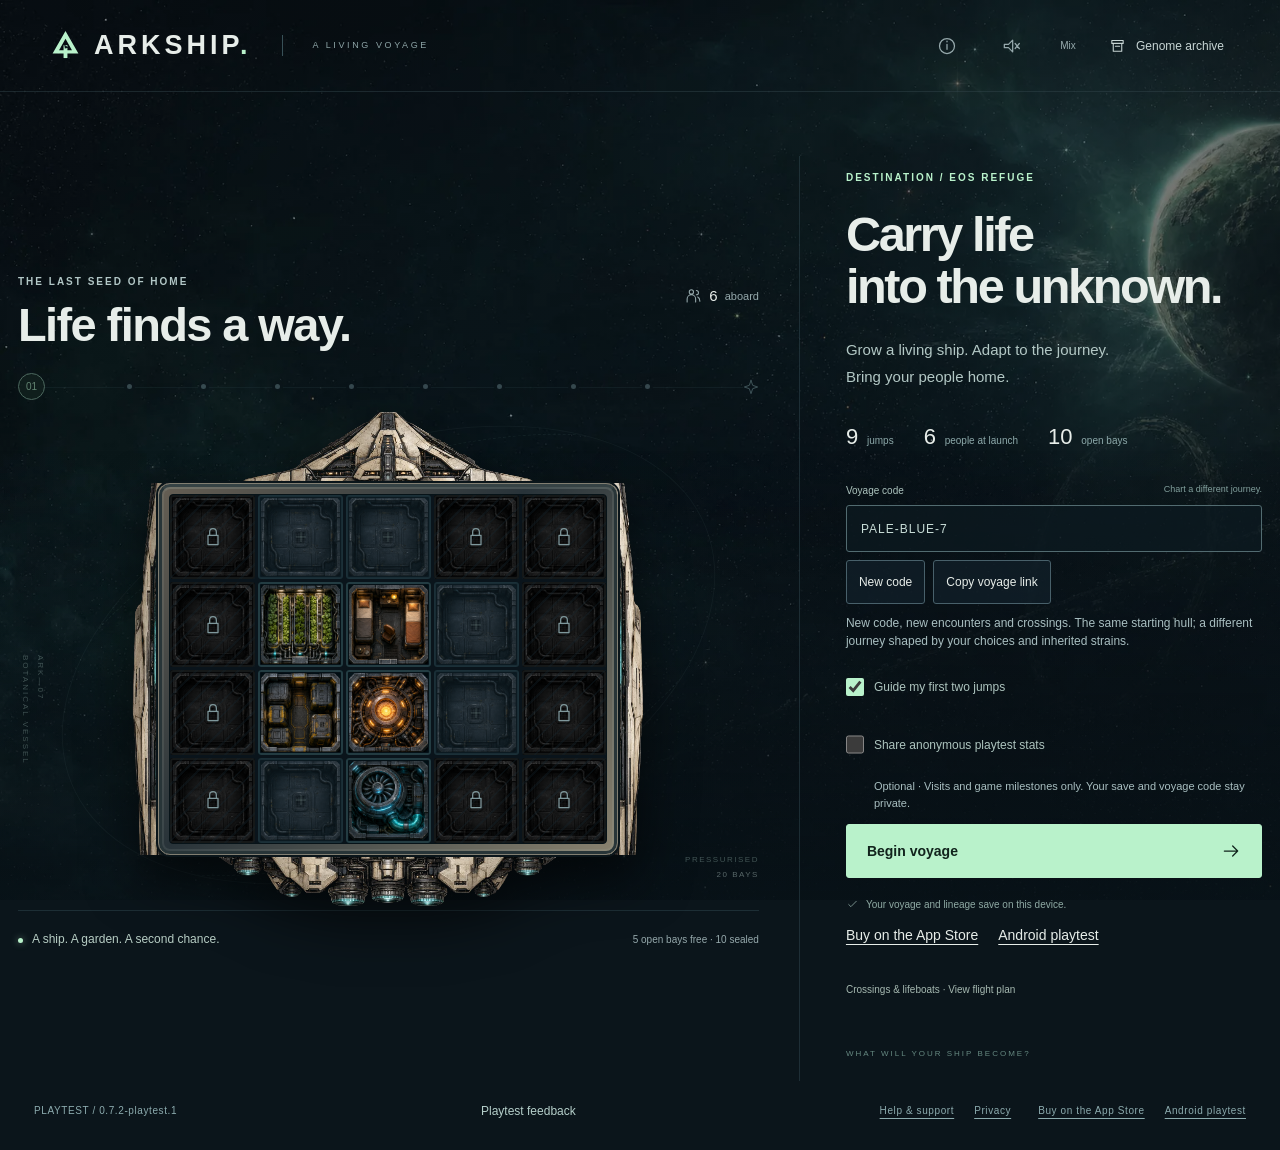
<file: index.html>
<!doctype html>
<html lang="en">
<head>
  <meta charset="utf-8">
  <meta name="viewport" content="width=device-width, initial-scale=1, viewport-fit=cover">
  <meta name="theme-color" content="#0b151b">
  <meta name="description" content="Build a living spaceship, choose routes and adapt alien organisms in ARKSHIP, a turn-based space survival strategy game. Play in your browser and share voyage codes.">
  <title>ARKSHIP · Space Survival Strategy Game</title>
  <link rel="canonical" href="https://jamiecole.page/arkship/">
  <meta property="og:type" content="website">
  <meta property="og:site_name" content="ARKSHIP">
  <meta property="og:title" content="ARKSHIP · Grow. Adapt. Survive.">
  <meta property="og:description" content="Your ship is the ecosystem. Graft strange life, chart a route to the refuge and carry new strains into your next voyage.">
  <meta property="og:url" content="https://jamiecole.page/arkship/">
  <meta property="og:image" content="https://jamiecole.page/arkship/assets/share-card.webp">
  <meta property="og:image:width" content="1200">
  <meta property="og:image:height" content="630">
  <meta property="og:image:alt" content="ARKSHIP: a living spaceship carrying a glowing ecosystem towards a distant refuge.">
  <meta name="twitter:card" content="summary_large_image">
  <meta name="twitter:title" content="ARKSHIP · Grow. Adapt. Survive.">
  <meta name="twitter:description" content="Build a living spaceship. Choose routes that suit your ecosystem. Survive and carry new strains into your next voyage.">
  <meta name="twitter:image" content="https://jamiecole.page/arkship/assets/share-card.webp">
  <link rel="icon" href="assets/app-icon.png" type="image/png">
  <link rel="apple-touch-icon" href="assets/app-icon.png">
  <script type="application/ld+json">{"@context":"https://schema.org","@type":"VideoGame","name":"ARKSHIP","description":"A single-player, turn-based space survival strategy game about building a living spaceship, choosing routes and adapting alien organisms.","url":"https://jamiecole.page/arkship/","image":"https://jamiecole.page/arkship/assets/share-card.webp","genre":["Strategy","Roguelite"],"gamePlatform":"Web browser","playMode":"SinglePlayer","inLanguage":"en-GB"}</script>
  <link rel="preload" as="image" href="assets/starfield.webp">
  <link rel="stylesheet" href="src/styles.css">
</head>
<body>
  <a class="skip-link" href="#decision">Skip to current decision</a>
  <div id="app"></div>
  <div class="announcer" id="announcer" aria-live="polite" aria-atomic="true"></div>
  <noscript>ARKSHIP needs JavaScript to simulate your ship. Enable it, then reload this page.</noscript>
  <script type="module" src="src/app.js"></script>
</body>
</html>
</file>
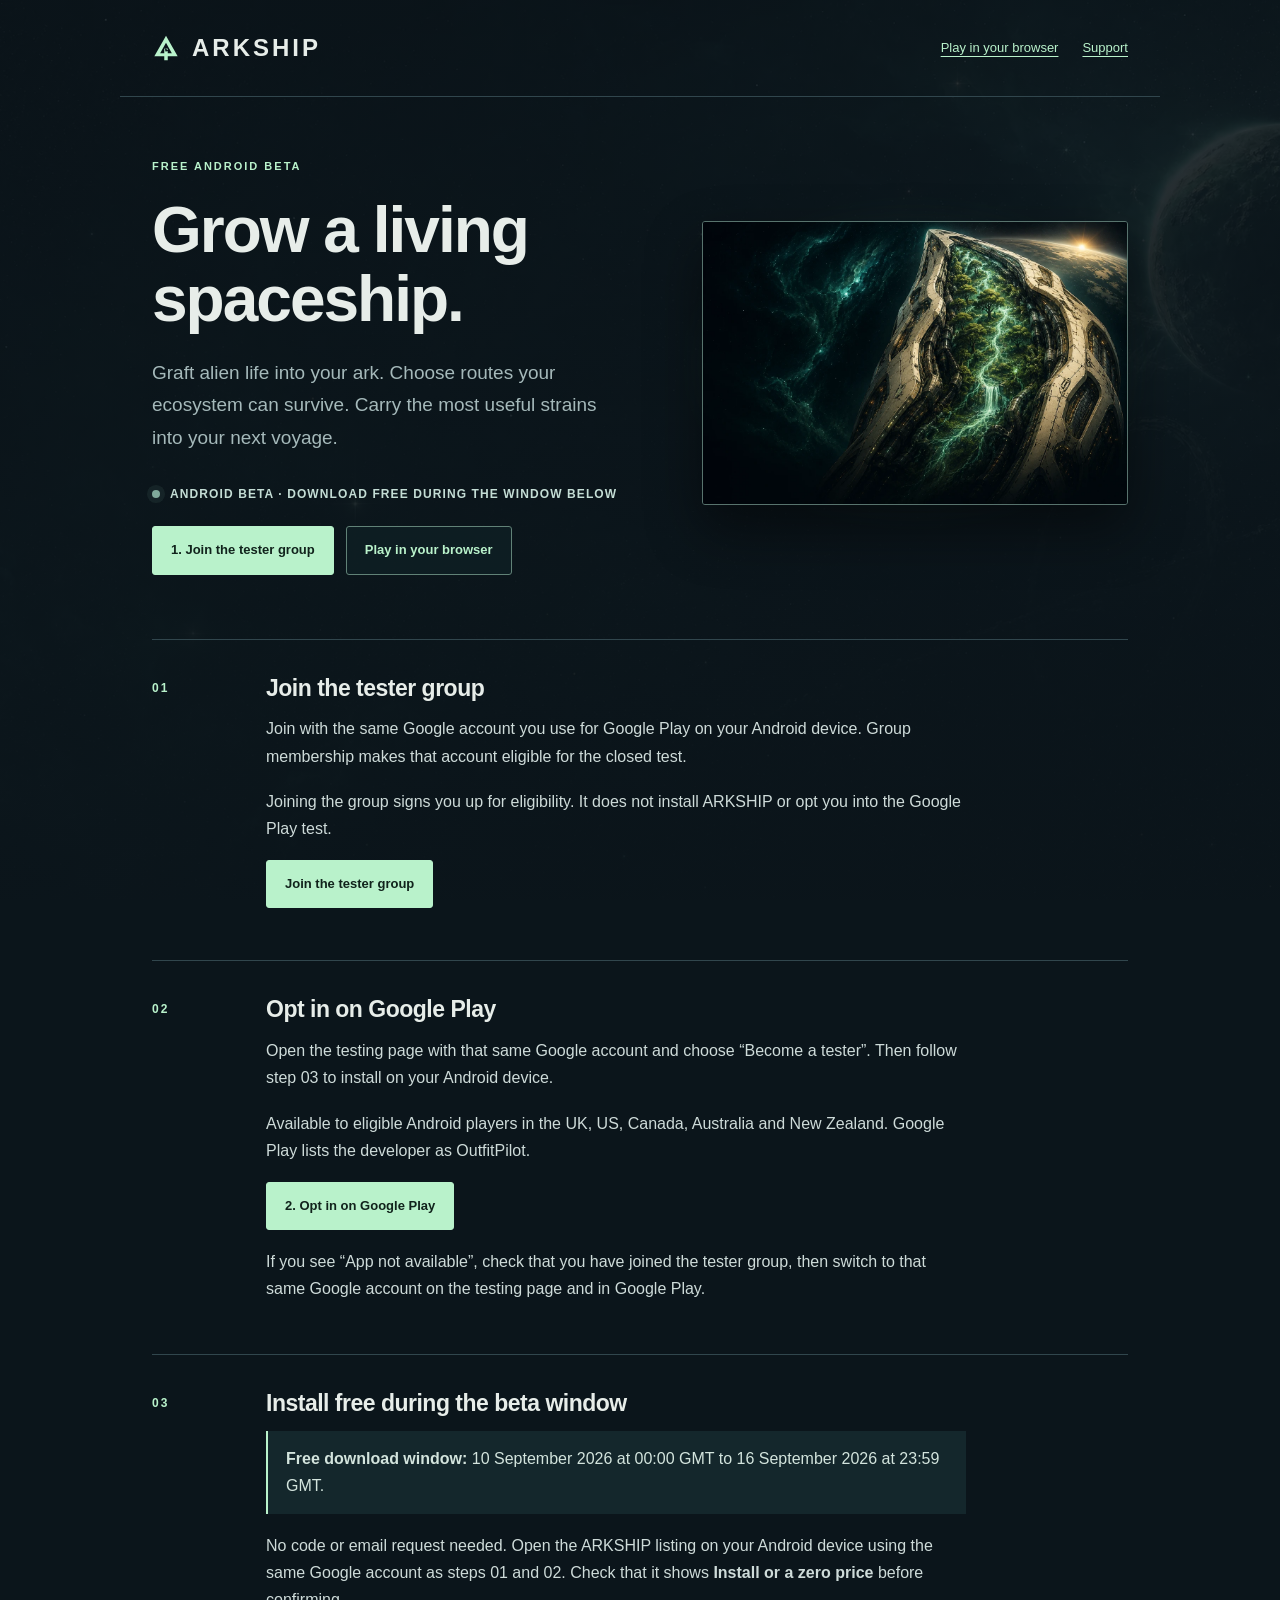
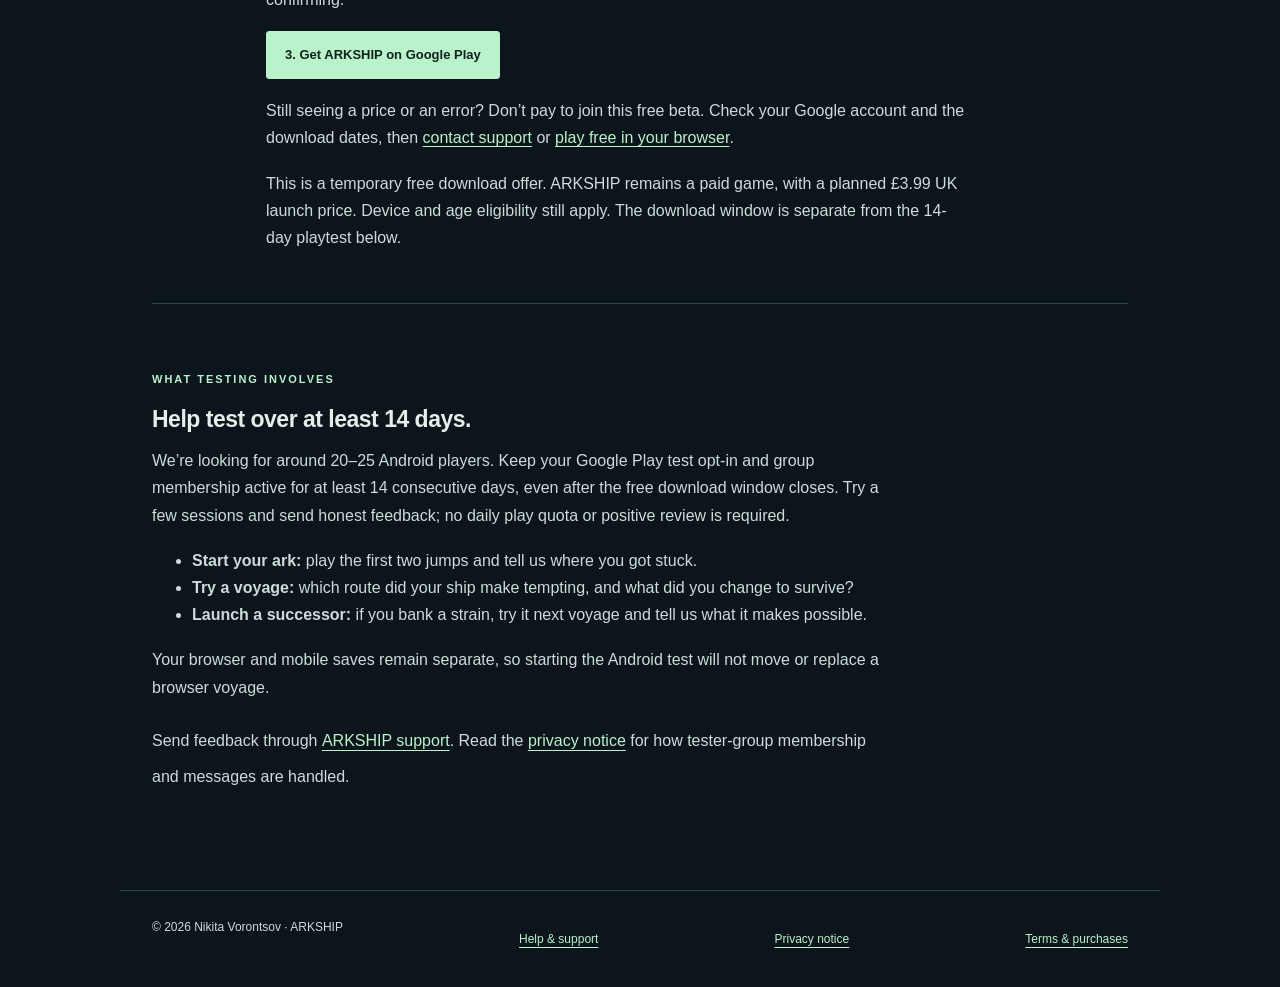
<file: android-playtest.html>
<!doctype html>
<html lang="en-GB">
<head>
  <meta charset="utf-8">
  <meta name="viewport" content="width=device-width, initial-scale=1, viewport-fit=cover">
  <meta name="theme-color" content="#0b151b">
  <title>ARKSHIP free Android beta · Grow a living spaceship</title>
  <meta name="description" content="Grow a living spaceship. Join ARKSHIP’s free Android beta during the download window, play a few voyages and help shape the game.">
  <link rel="canonical" href="https://jamiecole.page/arkship/android-playtest.html">
  <meta property="og:type" content="website">
  <meta property="og:site_name" content="ARKSHIP">
  <meta property="og:title" content="ARKSHIP free Android beta · Grow a living spaceship">
  <meta property="og:description" content="Grow a living spaceship. Join ARKSHIP’s free Android beta during the download window, play a few voyages and help shape the game.">
  <meta property="og:url" content="https://jamiecole.page/arkship/android-playtest.html">
  <meta property="og:image" content="https://jamiecole.page/arkship/assets/share-card.webp">
  <meta property="og:image:width" content="1200">
  <meta property="og:image:height" content="630">
  <meta property="og:image:alt" content="ARKSHIP: a living spaceship carrying a glowing ecosystem towards a distant refuge.">
  <meta name="twitter:card" content="summary_large_image">
  <meta name="twitter:title" content="ARKSHIP free Android beta · Grow a living spaceship">
  <meta name="twitter:description" content="Grow a living spaceship. Join ARKSHIP’s free Android beta during the download window, play a few voyages and help shape the game.">
  <meta name="twitter:image" content="https://jamiecole.page/arkship/assets/share-card.webp">
  <meta name="twitter:image:alt" content="ARKSHIP: a living spaceship carrying a glowing ecosystem towards a distant refuge.">
  <link rel="icon" href="assets/mark.svg" type="image/svg+xml">
  <link rel="stylesheet" href="src/support.css">
  <link rel="stylesheet" href="src/android-playtest.css">
</head>
<body class="playtest-page">
  <header><a class="brand" href="./"><img src="assets/mark.svg" alt="">ARKSHIP</a><nav aria-label="Main"><a href="./">Play in your browser</a><a href="support.html">Support</a></nav></header>
  <main>
    <section class="playtest-hero" aria-labelledby="playtest-title">
      <div class="playtest-copy">
        <span class="eyebrow">Free Android beta</span>
        <h1 id="playtest-title">Grow a living spaceship.</h1>
        <p class="lead">Graft alien life into your ark. Choose routes your ecosystem can survive. Carry the most useful strains into your next voyage.</p>
        <p class="playtest-status"><span aria-hidden="true"></span>Android beta · Download free during the window below</p>
        <div class="playtest-actions">
          <a class="primary-action" href="https://groups.google.com/g/arkship-closed-testers/about">1. Join the tester group</a>
          <a class="secondary-action" href="./">Play in your browser</a>
        </div>
      </div>
      <figure class="playtest-art">
        <img src="assets/welcome-ark.webp" alt="A living ark, its ivory hull sheltering trees and luminous roots, approaching a distant refuge." width="1200" height="800" fetchpriority="high">
      </figure>
    </section>

    <section class="tester-steps" id="request-code" aria-label="How to join the Android playtest">
      <div class="tester-step">
        <span class="step-number" aria-hidden="true">01</span>
        <div>
          <h2>Join the tester group</h2>
          <p>Join with the same Google account you use for Google Play on your Android device. Group membership makes that account eligible for the closed test.</p>
          <p>Joining the group signs you up for eligibility. It does not install ARKSHIP or opt you into the Google Play test.</p>
          <p><a class="primary-action" href="https://groups.google.com/g/arkship-closed-testers/about">Join the tester group</a></p>
        </div>
      </div>
      <div class="tester-step">
        <span class="step-number" aria-hidden="true">02</span>
        <div>
          <h2>Opt in on Google Play</h2>
          <p>Open the testing page with that same Google account and choose “Become a tester”. Then follow step 03 to install on your Android device.</p>
          <p>Available to eligible Android players in the UK, US, Canada, Australia and New Zealand. Google Play lists the developer as OutfitPilot.</p>
          <p><a class="primary-action" href="https://play.google.com/apps/testing/page.jamiecole.arkship">2. Opt in on Google Play</a></p>
          <p>If you see “App not available”, check that you have joined the tester group, then switch to that same Google account on the testing page and in Google Play.</p>
        </div>
      </div>
      <div class="tester-step">
        <span class="step-number" aria-hidden="true">03</span>
        <div>
          <h2>Install free during the beta window</h2>
          <p class="code-note"><strong>Free download window:</strong> <time datetime="2026-09-10T00:00:00Z">10 September 2026 at 00:00 GMT</time> to <time datetime="2026-09-16T23:59:00Z">16 September 2026 at 23:59 GMT</time>.</p>
          <p>No code or email request needed. Open the ARKSHIP listing on your Android device using the same Google account as steps 01 and 02. Check that it shows <strong>Install or a zero price</strong> before confirming.</p>
          <p><a class="primary-action" href="https://play.google.com/store/apps/details?id=page.jamiecole.arkship">3. Get ARKSHIP on Google Play</a></p>
          <p id="redemption-issue">Still seeing a price or an error? Don’t pay to join this free beta. Check your Google account and the download dates, then <a href="support.html">contact support</a> or <a href="./">play free in your browser</a>.</p>
          <p>This is a temporary free download offer. ARKSHIP remains a paid game, with a planned £3.99 UK launch price. Device and age eligibility still apply. The download window is separate from the 14-day playtest below.</p>
        </div>
      </div>
    </section>

    <section class="tester-commitment" aria-labelledby="commitment-title">
      <span class="eyebrow">What testing involves</span>
      <h2 id="commitment-title">Help test over at least 14 days.</h2>
      <p>We’re looking for around 20–25 Android players. Keep your Google Play test opt-in and group membership active for at least 14 consecutive days, even after the free download window closes. Try a few sessions and send honest feedback; no daily play quota or positive review is required.</p>
      <ul>
        <li><strong>Start your ark:</strong> play the first two jumps and tell us where you got stuck.</li>
        <li><strong>Try a voyage:</strong> which route did your ship make tempting, and what did you change to survive?</li>
        <li><strong>Launch a successor:</strong> if you bank a strain, try it next voyage and tell us what it makes possible.</li>
      </ul>
      <p>Your browser and mobile saves remain separate, so starting the Android test will not move or replace a browser voyage.</p>
      <p>Send feedback through <a href="support.html">ARKSHIP support</a>. Read the <a href="privacy.html">privacy notice</a> for how tester-group membership and messages are handled.</p>
    </section>
  </main>
  <footer><p>© 2026 Nikita Vorontsov · ARKSHIP</p><a href="support.html">Help &amp; support</a><a href="privacy.html">Privacy notice</a><a href="terms.html">Terms &amp; purchases</a></footer>
</body>
</html>
</file>
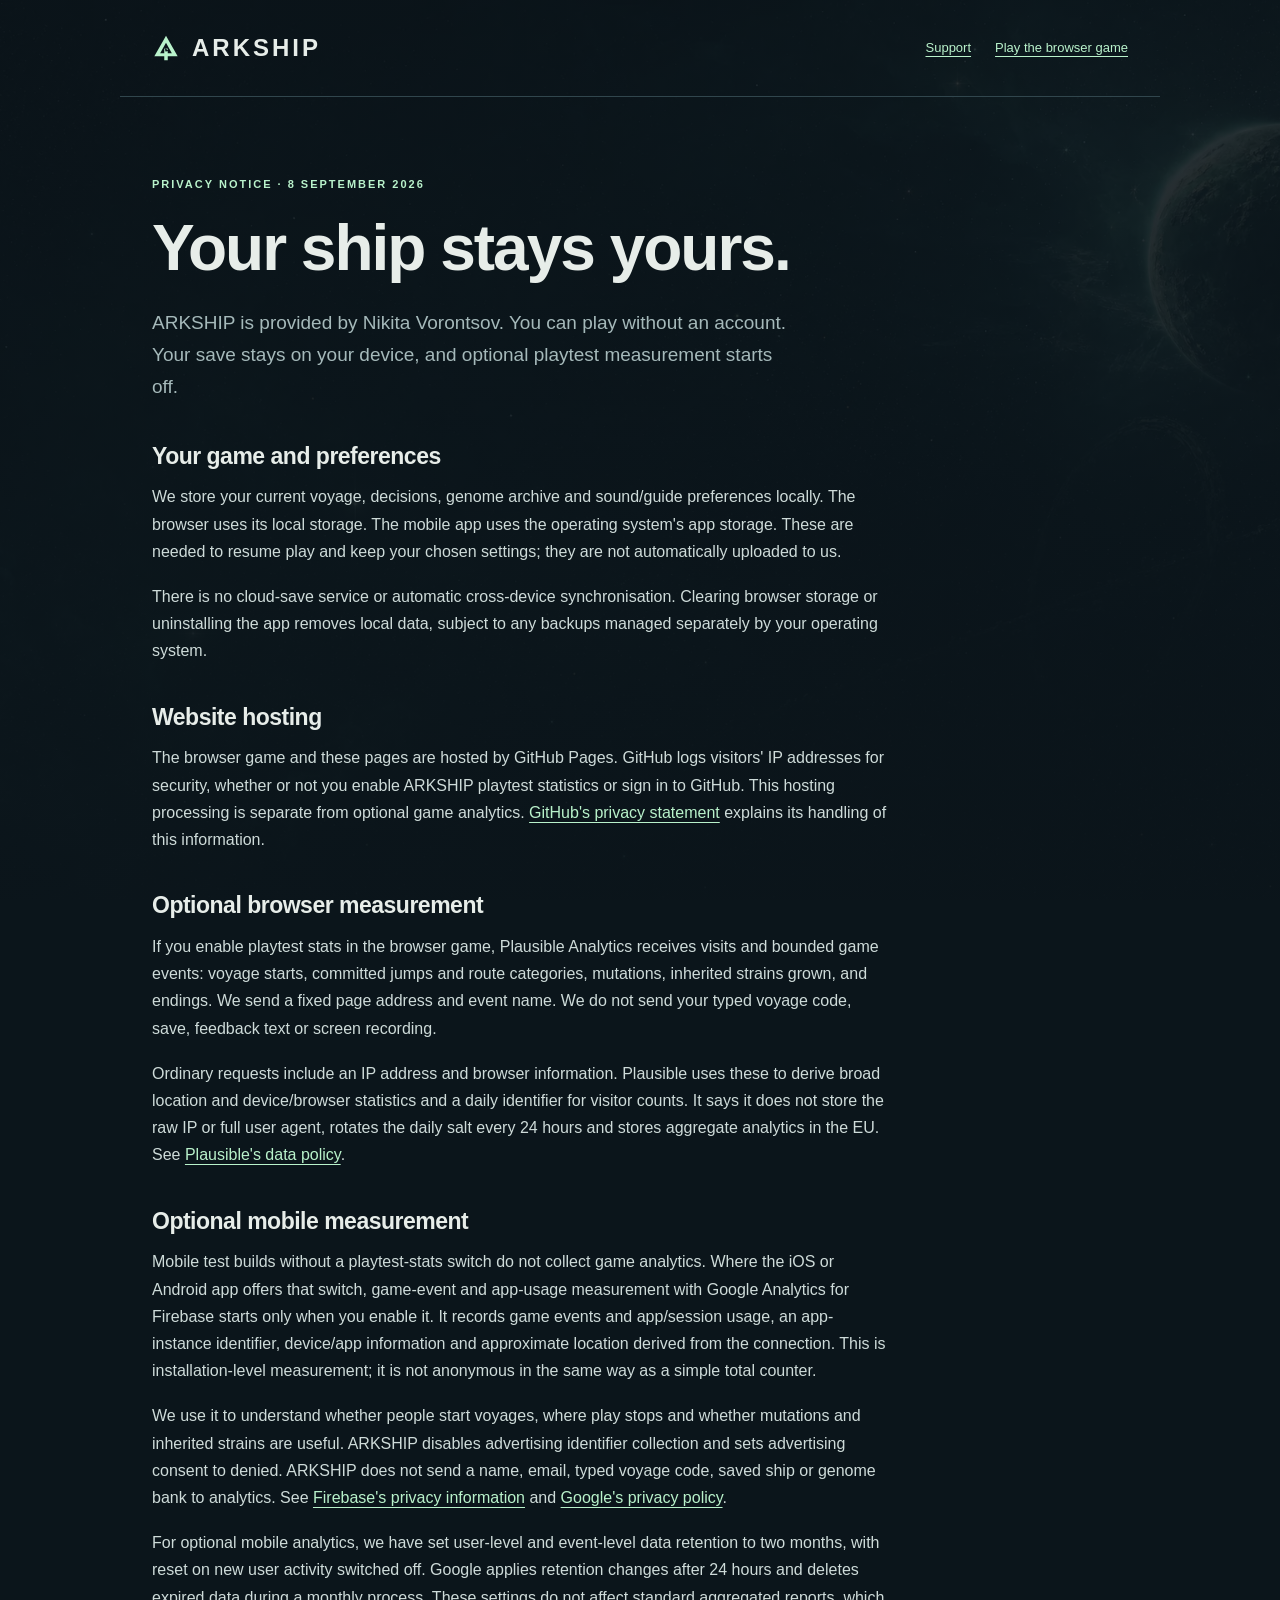
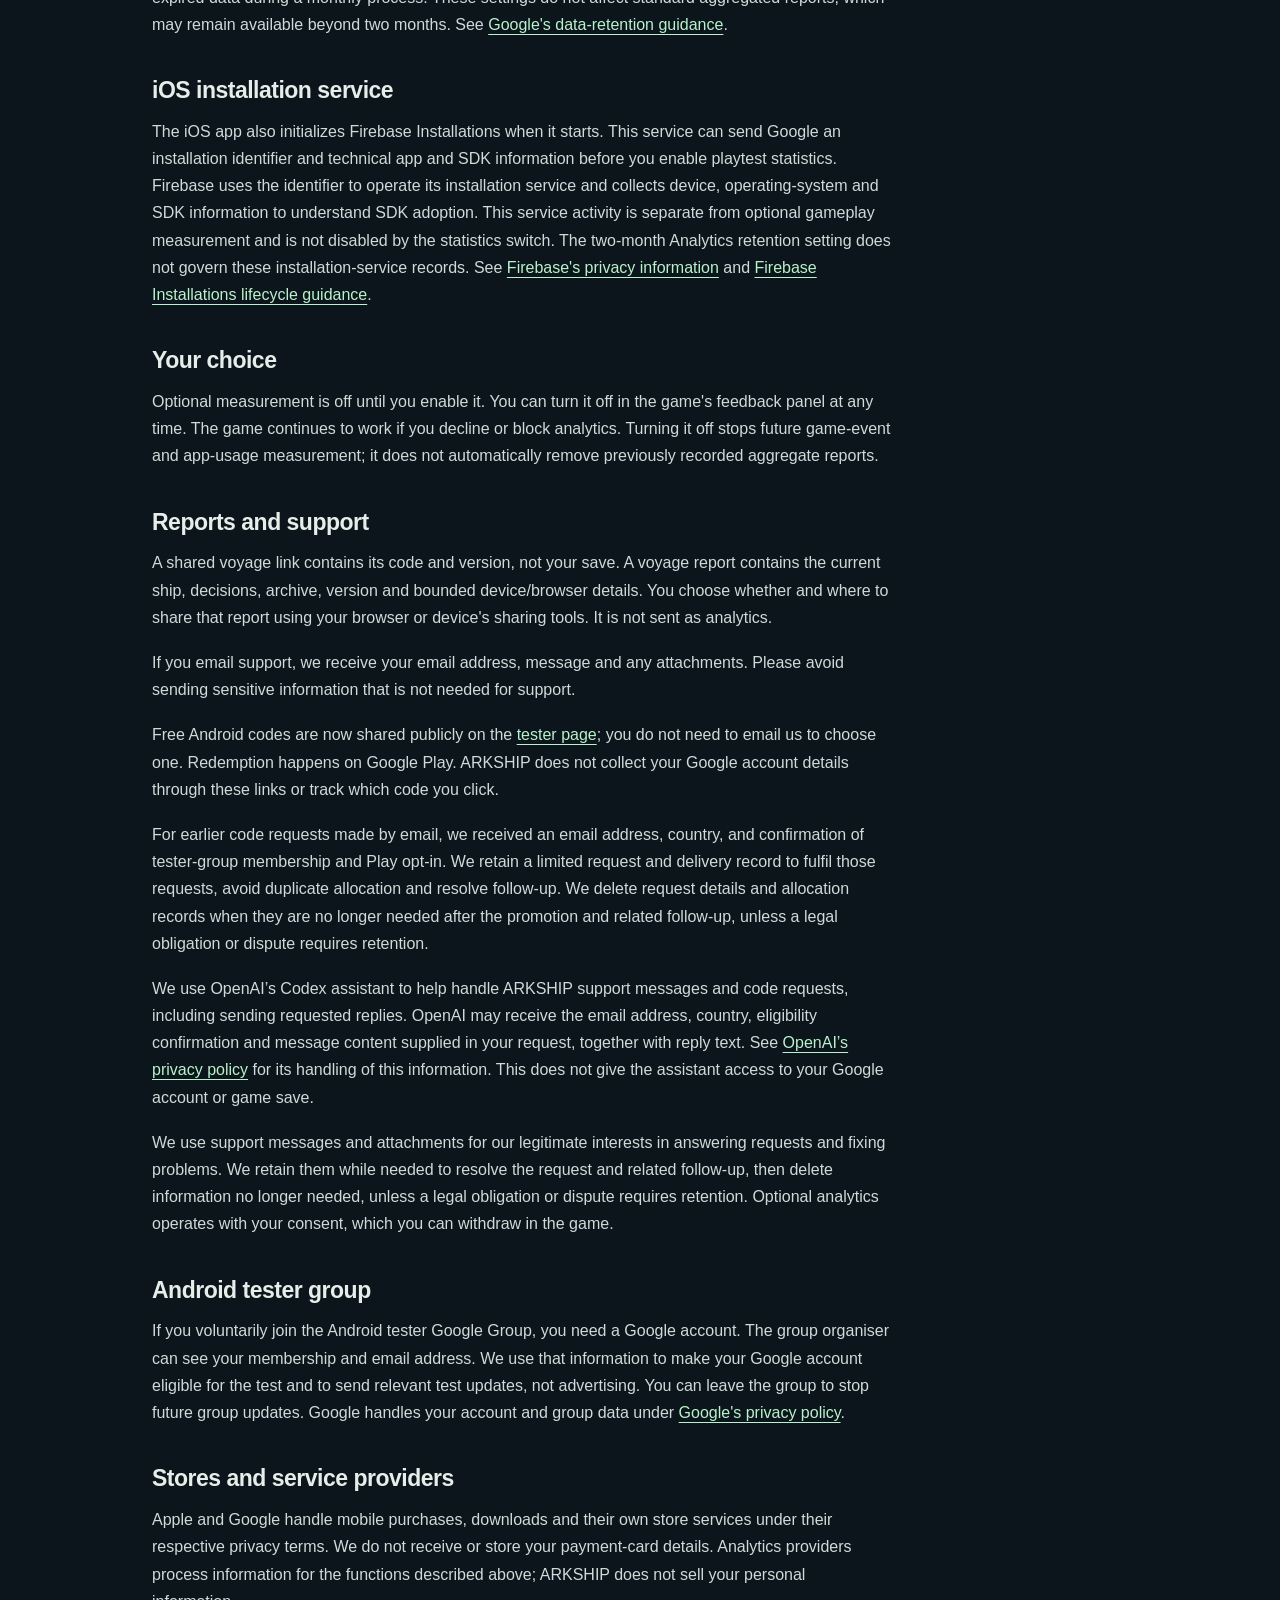
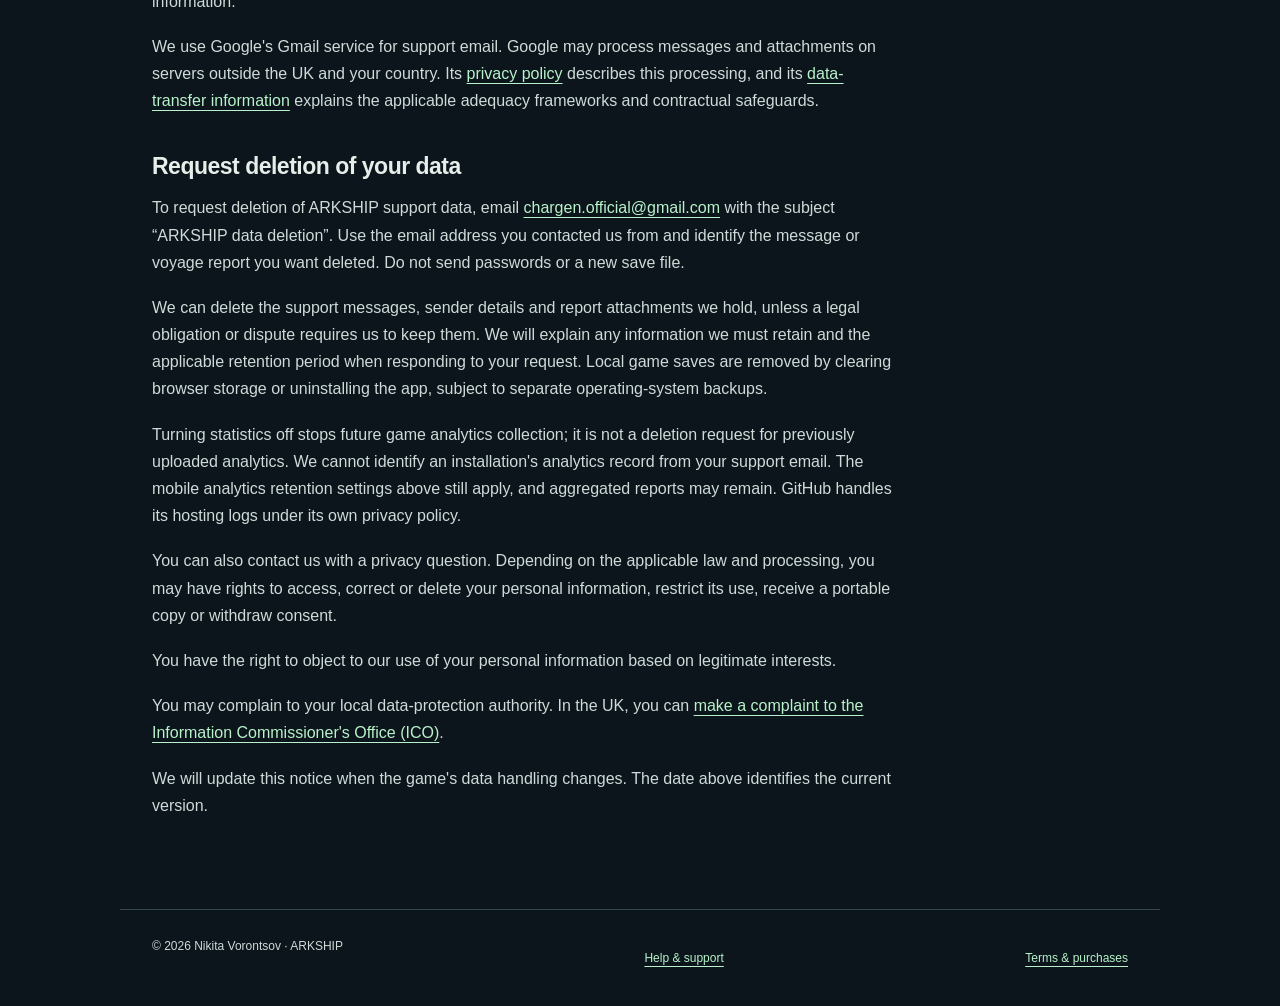
<file: privacy.html>
<!doctype html>
<html lang="en-GB">
<head>
  <meta charset="utf-8">
  <meta name="viewport" content="width=device-width, initial-scale=1, viewport-fit=cover">
  <meta name="theme-color" content="#0b151b">
  <title>ARKSHIP Privacy · Your save and optional analytics</title>
  <meta name="description" content="How ARKSHIP handles local game saves, optional playtest analytics, support messages and reports you choose to share.">
  <link rel="canonical" href="https://jamiecole.page/arkship/privacy.html">
  <link rel="icon" href="assets/mark.svg" type="image/svg+xml">
  <link rel="stylesheet" href="src/support.css">
</head>
<body>
  <header><a class="brand" href="./"><img src="assets/mark.svg" alt="">ARKSHIP</a><nav aria-label="Main"><a href="support.html">Support</a><a href="./">Play the browser game</a></nav></header>
  <main>
    <span class="eyebrow">Privacy notice · 8 September 2026</span>
    <h1>Your ship stays yours.</h1>
    <p class="lead">ARKSHIP is provided by Nikita Vorontsov. You can play without an account. Your save stays on your device, and optional playtest measurement starts off.</p>
    <h2>Your game and preferences</h2>
    <p>We store your current voyage, decisions, genome archive and sound/guide preferences locally. The browser uses its local storage. The mobile app uses the operating system's app storage. These are needed to resume play and keep your chosen settings; they are not automatically uploaded to us.</p>
    <p>There is no cloud-save service or automatic cross-device synchronisation. Clearing browser storage or uninstalling the app removes local data, subject to any backups managed separately by your operating system.</p>
    <h2>Website hosting</h2>
    <p>The browser game and these pages are hosted by GitHub Pages. GitHub logs visitors' IP addresses for security, whether or not you enable ARKSHIP playtest statistics or sign in to GitHub. This hosting processing is separate from optional game analytics. <a href="https://docs.github.com/en/site-policy/privacy-policies/github-general-privacy-statement">GitHub's privacy statement</a> explains its handling of this information.</p>
    <h2>Optional browser measurement</h2>
    <p>If you enable playtest stats in the browser game, Plausible Analytics receives visits and bounded game events: voyage starts, committed jumps and route categories, mutations, inherited strains grown, and endings. We send a fixed page address and event name. We do not send your typed voyage code, save, feedback text or screen recording.</p>
    <p>Ordinary requests include an IP address and browser information. Plausible uses these to derive broad location and device/browser statistics and a daily identifier for visitor counts. It says it does not store the raw IP or full user agent, rotates the daily salt every 24 hours and stores aggregate analytics in the EU. See <a href="https://plausible.io/data-policy">Plausible's data policy</a>.</p>
    <h2>Optional mobile measurement</h2>
    <p>Mobile test builds without a playtest-stats switch do not collect game analytics. Where the iOS or Android app offers that switch, game-event and app-usage measurement with Google Analytics for Firebase starts only when you enable it. It records game events and app/session usage, an app-instance identifier, device/app information and approximate location derived from the connection. This is installation-level measurement; it is not anonymous in the same way as a simple total counter.</p>
    <p>We use it to understand whether people start voyages, where play stops and whether mutations and inherited strains are useful. ARKSHIP disables advertising identifier collection and sets advertising consent to denied. ARKSHIP does not send a name, email, typed voyage code, saved ship or genome bank to analytics. See <a href="https://firebase.google.com/support/privacy">Firebase's privacy information</a> and <a href="https://policies.google.com/privacy">Google's privacy policy</a>.</p>
    <p>For optional mobile analytics, we have set user-level and event-level data retention to two months, with reset on new user activity switched off. Google applies retention changes after 24 hours and deletes expired data during a monthly process. These settings do not affect standard aggregated reports, which may remain available beyond two months. See <a href="https://support.google.com/analytics/answer/7667196">Google's data-retention guidance</a>.</p>
    <h2>iOS installation service</h2>
    <p>The iOS app also initializes Firebase Installations when it starts. This service can send Google an installation identifier and technical app and SDK information before you enable playtest statistics. Firebase uses the identifier to operate its installation service and collects device, operating-system and SDK information to understand SDK adoption. This service activity is separate from optional gameplay measurement and is not disabled by the statistics switch. The two-month Analytics retention setting does not govern these installation-service records. See <a href="https://firebase.google.com/support/privacy">Firebase's privacy information</a> and <a href="https://firebase.google.com/docs/projects/manage-installations">Firebase Installations lifecycle guidance</a>.</p>
    <h2>Your choice</h2>
    <p>Optional measurement is off until you enable it. You can turn it off in the game's feedback panel at any time. The game continues to work if you decline or block analytics. Turning it off stops future game-event and app-usage measurement; it does not automatically remove previously recorded aggregate reports.</p>
    <h2>Reports and support</h2>
    <p>A shared voyage link contains its code and version, not your save. A voyage report contains the current ship, decisions, archive, version and bounded device/browser details. You choose whether and where to share that report using your browser or device's sharing tools. It is not sent as analytics.</p>
    <p>If you email support, we receive your email address, message and any attachments. Please avoid sending sensitive information that is not needed for support.</p>
    <p>Free Android codes are now shared publicly on the <a href="android-playtest.html#request-code">tester page</a>; you do not need to email us to choose one. Redemption happens on Google Play. ARKSHIP does not collect your Google account details through these links or track which code you click.</p>
    <p>For earlier code requests made by email, we received an email address, country, and confirmation of tester-group membership and Play opt-in. We retain a limited request and delivery record to fulfil those requests, avoid duplicate allocation and resolve follow-up. We delete request details and allocation records when they are no longer needed after the promotion and related follow-up, unless a legal obligation or dispute requires retention.</p>
    <p>We use OpenAI’s Codex assistant to help handle ARKSHIP support messages and code requests, including sending requested replies. OpenAI may receive the email address, country, eligibility confirmation and message content supplied in your request, together with reply text. See <a href="https://openai.com/policies/privacy-policy/">OpenAI’s privacy policy</a> for its handling of this information. This does not give the assistant access to your Google account or game save.</p>
    <p>We use support messages and attachments for our legitimate interests in answering requests and fixing problems. We retain them while needed to resolve the request and related follow-up, then delete information no longer needed, unless a legal obligation or dispute requires retention. Optional analytics operates with your consent, which you can withdraw in the game.</p>
    <h2>Android tester group</h2>
    <p>If you voluntarily join the Android tester Google Group, you need a Google account. The group organiser can see your membership and email address. We use that information to make your Google account eligible for the test and to send relevant test updates, not advertising. You can leave the group to stop future group updates. Google handles your account and group data under <a href="https://policies.google.com/privacy">Google's privacy policy</a>.</p>
    <h2>Stores and service providers</h2>
    <p>Apple and Google handle mobile purchases, downloads and their own store services under their respective privacy terms. We do not receive or store your payment-card details. Analytics providers process information for the functions described above; ARKSHIP does not sell your personal information.</p>
    <p>We use Google's Gmail service for support email. Google may process messages and attachments on servers outside the UK and your country. Its <a href="https://policies.google.com/privacy#infosharing">privacy policy</a> describes this processing, and its <a href="https://policies.google.com/privacy/frameworks">data-transfer information</a> explains the applicable adequacy frameworks and contractual safeguards.</p>
    <h2 id="delete-data">Request deletion of your data</h2>
    <p>To request deletion of ARKSHIP support data, email <a href="mailto:chargen.official@gmail.com?subject=ARKSHIP%20data%20deletion">chargen.official@gmail.com</a> with the subject “ARKSHIP data deletion”. Use the email address you contacted us from and identify the message or voyage report you want deleted. Do not send passwords or a new save file.</p>
    <p>We can delete the support messages, sender details and report attachments we hold, unless a legal obligation or dispute requires us to keep them. We will explain any information we must retain and the applicable retention period when responding to your request. Local game saves are removed by clearing browser storage or uninstalling the app, subject to separate operating-system backups.</p>
    <p>Turning statistics off stops future game analytics collection; it is not a deletion request for previously uploaded analytics. We cannot identify an installation's analytics record from your support email. The mobile analytics retention settings above still apply, and aggregated reports may remain. GitHub handles its hosting logs under its own privacy policy.</p>
    <p>You can also contact us with a privacy question. Depending on the applicable law and processing, you may have rights to access, correct or delete your personal information, restrict its use, receive a portable copy or withdraw consent.</p>
    <p>You have the right to object to our use of your personal information based on legitimate interests.</p>
    <p>You may complain to your local data-protection authority. In the UK, you can <a href="https://ico.org.uk/make-a-complaint/">make a complaint to the Information Commissioner's Office (ICO)</a>.</p>
    <p>We will update this notice when the game's data handling changes. The date above identifies the current version.</p>
  </main>
  <footer><p>© 2026 Nikita Vorontsov · ARKSHIP</p><a href="support.html">Help & support</a><a href="terms.html">Terms & purchases</a></footer>
</body>
</html>
</file>
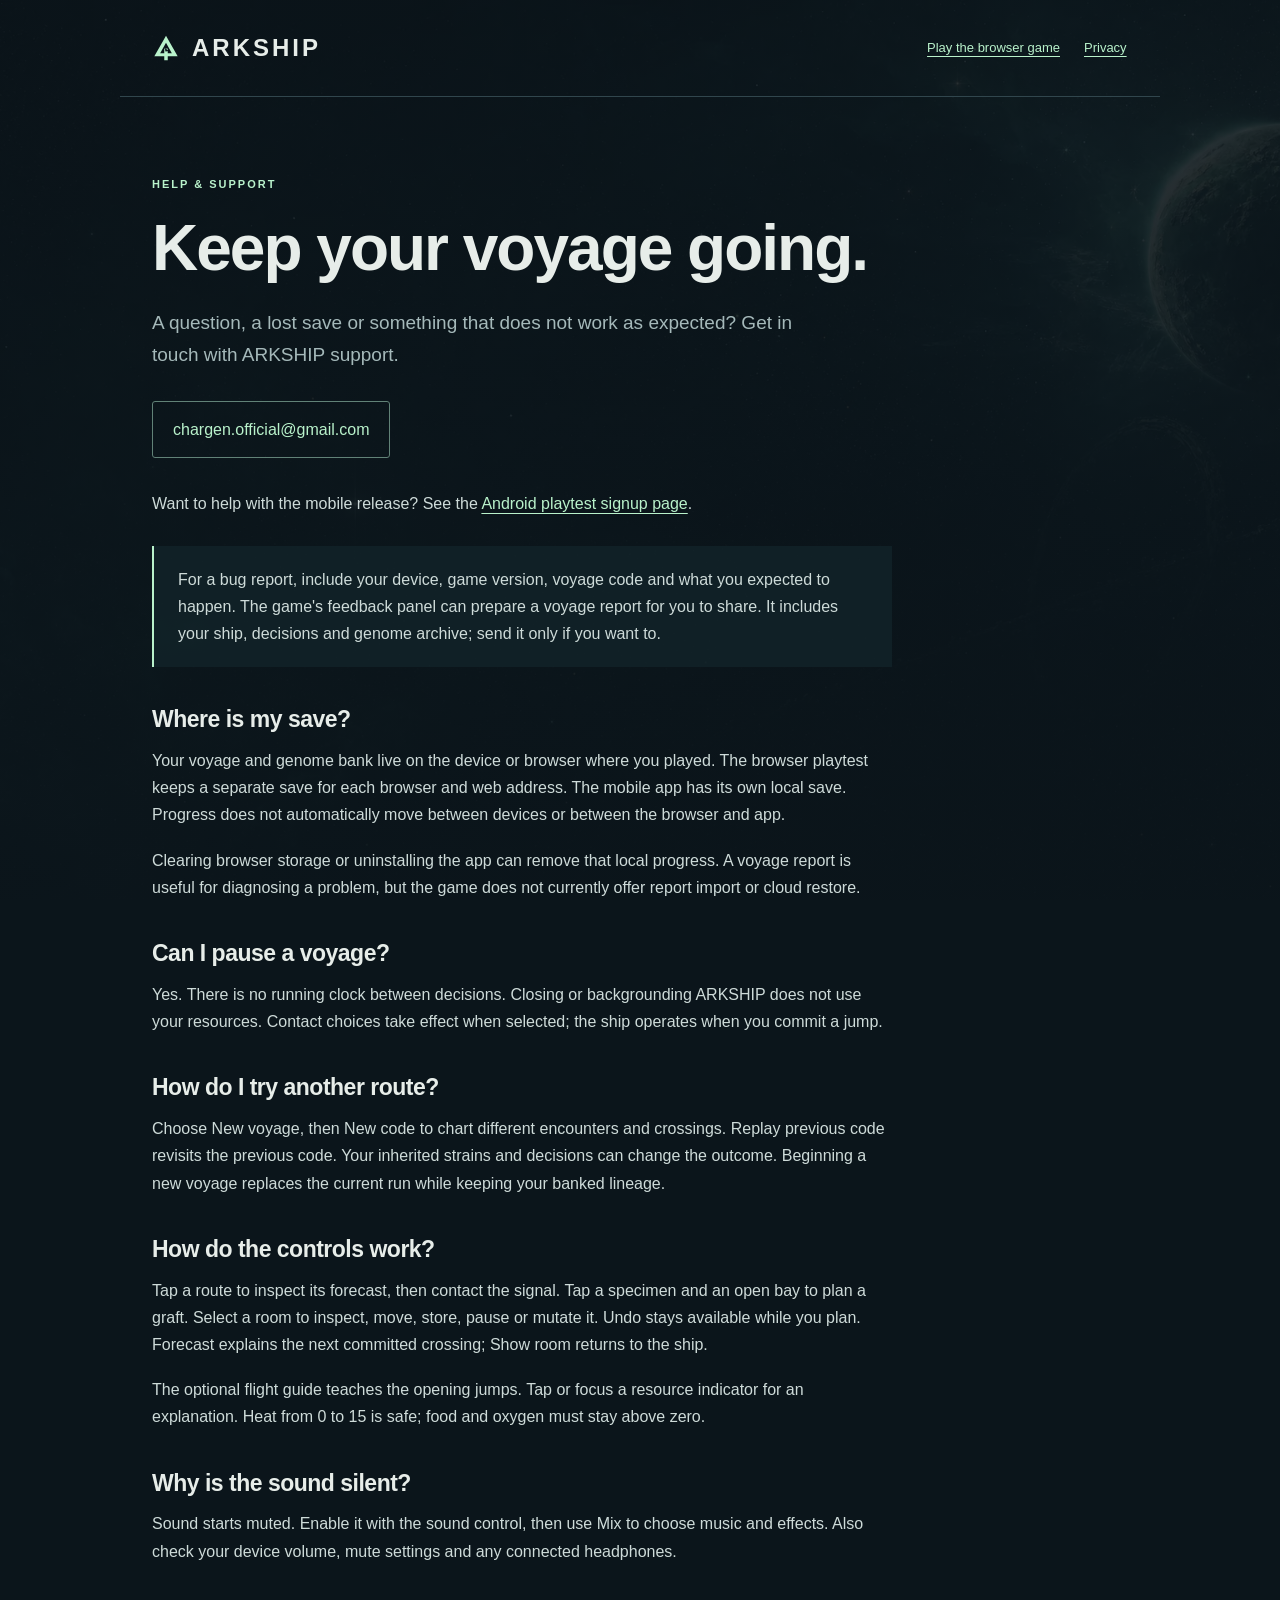
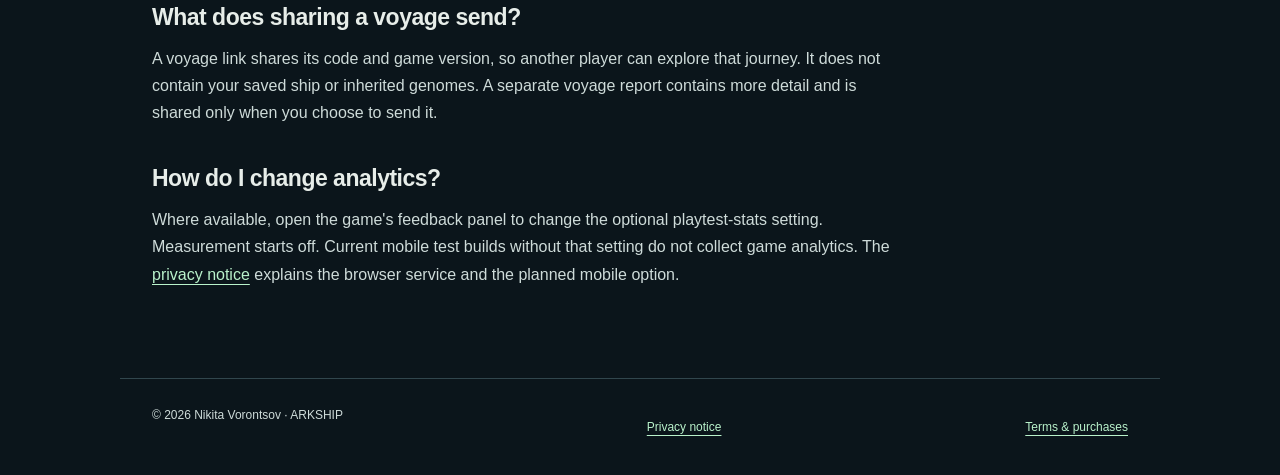
<file: support.html>
<!doctype html>
<html lang="en-GB">
<head>
  <meta charset="utf-8">
  <meta name="viewport" content="width=device-width, initial-scale=1, viewport-fit=cover">
  <meta name="theme-color" content="#0b151b">
  <title>ARKSHIP Support · Saves, controls and playtest help</title>
  <meta name="description" content="Get help with ARKSHIP, the living spaceship strategy game. Learn about voyage saves, replay codes, game controls and contacting support.">
  <link rel="canonical" href="https://jamiecole.page/arkship/support.html">
  <link rel="icon" href="assets/mark.svg" type="image/svg+xml">
  <link rel="stylesheet" href="src/support.css">
</head>
<body>
  <header><a class="brand" href="./"><img src="assets/mark.svg" alt="">ARKSHIP</a><nav aria-label="Main"><a href="./">Play the browser game</a><a href="privacy.html">Privacy</a></nav></header>
  <main>
    <span class="eyebrow">Help & support</span>
    <h1>Keep your voyage going.</h1>
    <p class="lead">A question, a lost save or something that does not work as expected? Get in touch with ARKSHIP support.</p>
    <a class="contact" href="mailto:chargen.official@gmail.com?subject=ARKSHIP%20support">chargen.official@gmail.com</a>
    <p>Want to help with the mobile release? See the <a href="android-playtest.html">Android playtest signup page</a>.</p>
    <div class="note"><p>For a bug report, include your device, game version, voyage code and what you expected to happen. The game's feedback panel can prepare a voyage report for you to share. It includes your ship, decisions and genome archive; send it only if you want to.</p></div>
    <h2>Where is my save?</h2>
    <p>Your voyage and genome bank live on the device or browser where you played. The browser playtest keeps a separate save for each browser and web address. The mobile app has its own local save. Progress does not automatically move between devices or between the browser and app.</p>
    <p>Clearing browser storage or uninstalling the app can remove that local progress. A voyage report is useful for diagnosing a problem, but the game does not currently offer report import or cloud restore.</p>
    <h2>Can I pause a voyage?</h2>
    <p>Yes. There is no running clock between decisions. Closing or backgrounding ARKSHIP does not use your resources. Contact choices take effect when selected; the ship operates when you commit a jump.</p>
    <h2>How do I try another route?</h2>
    <p>Choose New voyage, then New code to chart different encounters and crossings. Replay previous code revisits the previous code. Your inherited strains and decisions can change the outcome. Beginning a new voyage replaces the current run while keeping your banked lineage.</p>
    <h2>How do the controls work?</h2>
    <p>Tap a route to inspect its forecast, then contact the signal. Tap a specimen and an open bay to plan a graft. Select a room to inspect, move, store, pause or mutate it. Undo stays available while you plan. Forecast explains the next committed crossing; Show room returns to the ship.</p>
    <p>The optional flight guide teaches the opening jumps. Tap or focus a resource indicator for an explanation. Heat from 0 to 15 is safe; food and oxygen must stay above zero.</p>
    <h2>Why is the sound silent?</h2>
    <p>Sound starts muted. Enable it with the sound control, then use Mix to choose music and effects. Also check your device volume, mute settings and any connected headphones.</p>
    <h2>What does sharing a voyage send?</h2>
    <p>A voyage link shares its code and game version, so another player can explore that journey. It does not contain your saved ship or inherited genomes. A separate voyage report contains more detail and is shared only when you choose to send it.</p>
    <h2>How do I change analytics?</h2>
    <p>Where available, open the game's feedback panel to change the optional playtest-stats setting. Measurement starts off. Current mobile test builds without that setting do not collect game analytics. The <a href="privacy.html">privacy notice</a> explains the browser service and the planned mobile option.</p>
  </main>
  <footer><p>© 2026 Nikita Vorontsov · ARKSHIP</p><a href="privacy.html">Privacy notice</a><a href="terms.html">Terms & purchases</a></footer>
</body>
</html>
</file>
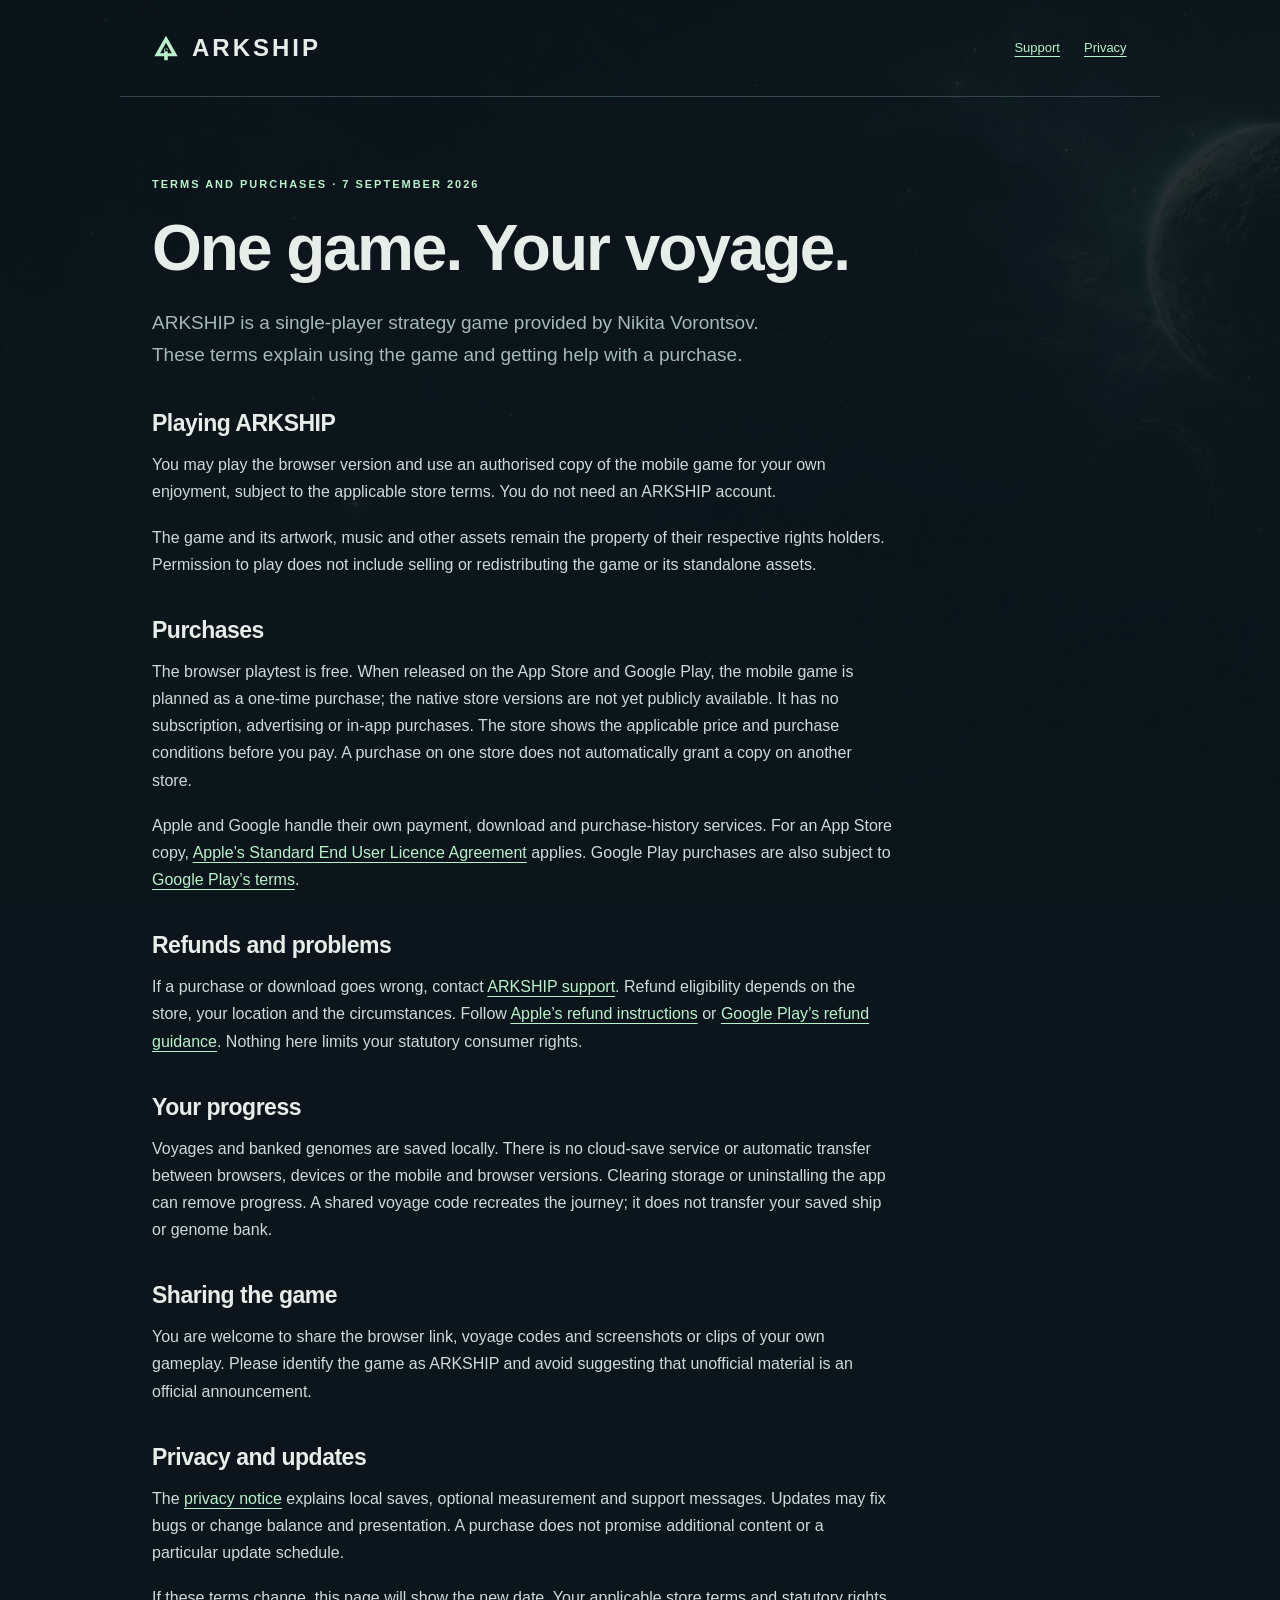
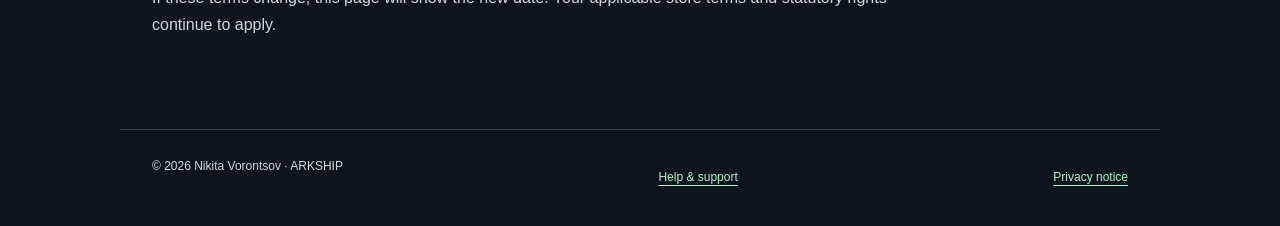
<file: terms.html>
<!doctype html>
<html lang="en-GB">
<head>
  <meta charset="utf-8">
  <meta name="viewport" content="width=device-width, initial-scale=1, viewport-fit=cover">
  <meta name="theme-color" content="#0b151b">
  <title>ARKSHIP · Terms and purchases</title>
  <meta name="description" content="ARKSHIP game terms, one-time purchases, local saves, refunds and sharing gameplay.">
  <link rel="canonical" href="https://jamiecole.page/arkship/terms.html">
  <link rel="icon" href="assets/mark.svg" type="image/svg+xml">
  <link rel="stylesheet" href="src/support.css">
</head>
<body>
  <header><a class="brand" href="./"><img src="assets/mark.svg" alt="">ARKSHIP</a><nav aria-label="Main"><a href="support.html">Support</a><a href="privacy.html">Privacy</a></nav></header>
  <main>
    <span class="eyebrow">Terms and purchases · 7 September 2026</span>
    <h1>One game. Your voyage.</h1>
    <p class="lead">ARKSHIP is a single-player strategy game provided by Nikita Vorontsov. These terms explain using the game and getting help with a purchase.</p>
    <h2>Playing ARKSHIP</h2>
    <p>You may play the browser version and use an authorised copy of the mobile game for your own enjoyment, subject to the applicable store terms. You do not need an ARKSHIP account.</p>
    <p>The game and its artwork, music and other assets remain the property of their respective rights holders. Permission to play does not include selling or redistributing the game or its standalone assets.</p>
    <h2>Purchases</h2>
    <p>The browser playtest is free. When released on the App Store and Google Play, the mobile game is planned as a one-time purchase; the native store versions are not yet publicly available. It has no subscription, advertising or in-app purchases. The store shows the applicable price and purchase conditions before you pay. A purchase on one store does not automatically grant a copy on another store.</p>
    <p>Apple and Google handle their own payment, download and purchase-history services. For an App Store copy, <a href="https://www.apple.com/legal/internet-services/itunes/dev/stdeula/">Apple’s Standard End User Licence Agreement</a> applies. Google Play purchases are also subject to <a href="https://play.google.com/about/play-terms/">Google Play’s terms</a>.</p>
    <h2>Refunds and problems</h2>
    <p>If a purchase or download goes wrong, contact <a href="support.html">ARKSHIP support</a>. Refund eligibility depends on the store, your location and the circumstances. Follow <a href="https://support.apple.com/118223">Apple’s refund instructions</a> or <a href="https://support.google.com/googleplay/answer/2479637?hl=en">Google Play’s refund guidance</a>. Nothing here limits your statutory consumer rights.</p>
    <h2>Your progress</h2>
    <p>Voyages and banked genomes are saved locally. There is no cloud-save service or automatic transfer between browsers, devices or the mobile and browser versions. Clearing storage or uninstalling the app can remove progress. A shared voyage code recreates the journey; it does not transfer your saved ship or genome bank.</p>
    <h2>Sharing the game</h2>
    <p>You are welcome to share the browser link, voyage codes and screenshots or clips of your own gameplay. Please identify the game as ARKSHIP and avoid suggesting that unofficial material is an official announcement.</p>
    <h2>Privacy and updates</h2>
    <p>The <a href="privacy.html">privacy notice</a> explains local saves, optional measurement and support messages. Updates may fix bugs or change balance and presentation. A purchase does not promise additional content or a particular update schedule.</p>
    <p>If these terms change, this page will show the new date. Your applicable store terms and statutory rights continue to apply.</p>
  </main>
  <footer><p>© 2026 Nikita Vorontsov · ARKSHIP</p><a href="support.html">Help & support</a><a href="privacy.html">Privacy notice</a></footer>
</body>
</html>
</file>
<file: src/styles.css>
:root{color-scheme:dark;--bg:#0b151b;--panel:#101d24;--line:#2b3c43;--text:#e7ede9;--muted:#96a9ac;--mint:#b9f2cb;--power:#efc782;--oxygen:#97d5e5;--biomass:#b9e0a2;--heat:#f09f80;--hull:#c2bbdf;--danger:#ffb29c;font-family:'Avenir Next',Avenir,'Segoe UI',sans-serif;font-synthesis:none}
*{box-sizing:border-box}body{margin:0;min-width:320px;background:var(--bg);color:var(--text);font-size:14px;line-height:1.5}body:before{content:'';position:fixed;inset:0;background:linear-gradient(90deg,#07121945,#0b151b88),url('../assets/starfield.webp') center/cover;z-index:-2;pointer-events:none}body:after{content:'';position:fixed;inset:0;background:linear-gradient(0deg,#081319b3,transparent 50%);pointer-events:none;z-index:-1}button,input,select{font:inherit}button,a,input,select,summary{-webkit-tap-highlight-color:transparent}button{cursor:pointer;color:inherit}button{border:0;background:none}button:disabled{cursor:not-allowed;opacity:.38}button,a,summary,input,select{touch-action:manipulation}button:focus-visible,a:focus-visible,summary:focus-visible,input:focus-visible,select:focus-visible{outline:2px solid var(--mint);outline-offset:4px}a{color:inherit;text-decoration:none}h1,h2,h3,p{margin:0}h1,h2,h3{font-weight:600;line-height:1.1}h1{font-size:clamp(28px,3vw,44px);letter-spacing:-1.6px}h2{font-size:34px;letter-spacing:-1.4px}h3{font-size:22px;letter-spacing:-.6px}button .icon{flex-shrink:0}.icon{width:20px;height:20px;vertical-align:middle;display:inline-block;flex-shrink:0}.tiny{width:12px;height:12px}.muted{color:var(--muted)}.mint{color:var(--mint)}.danger-text{color:var(--danger)!important}.power{--resource:var(--power)}.oxygen{--resource:var(--oxygen)}.biomass{--resource:var(--biomass)}.heat{--resource:var(--heat)}.hull{--resource:var(--hull)}.eyebrow{display:block;font-size:10px;letter-spacing:2px;font-weight:600;line-height:1.4}.primary{min-height:54px;padding:15px 20px;display:flex;align-items:center;justify-content:space-between;gap:18px;background:var(--mint);color:#11231c;border:1px solid var(--mint);font-weight:650;font-size:14px;transition:background .18s,transform .18s;width:100%;border-radius:3px}.primary:hover{background:#d2ffdf;transform:translateY(-1px)}.primary:active{transform:translateY(1px)}.primary.danger{background:#efac91;border-color:#efac91}.secondary{min-height:44px;padding:10px 14px;border:1px solid #48606a;border-radius:3px;display:inline-flex;gap:8px;align-items:center;justify-content:center;font-size:13px;background:#12222caa}.secondary:hover{border-color:var(--mint);background:#1d343d}.full{width:100%;margin-top:12px}.text-button{min-height:44px;padding:8px 0;color:var(--muted);font-size:12px;display:inline-flex;align-items:center;gap:7px}.text-button:hover{color:var(--text)}.text-button .icon{width:17px;height:17px}.skip-link{position:fixed;top:-90px;left:16px;z-index:100;background:var(--mint);color:var(--bg);padding:12px}.skip-link:focus{top:12px}.announcer{position:absolute;width:1px;height:1px;padding:0;overflow:hidden;clip:rect(0,0,0,0);white-space:nowrap}.topbar{height:92px;max-width:1440px;margin:auto;padding:0 50px;display:flex;align-items:center;gap:30px;border-bottom:1px solid #33454b7a}.brand{display:flex;align-items:center;gap:13px;font-size:27px;font-weight:650;letter-spacing:4px;line-height:1}.brand-dot{color:var(--mint)}.brand img{margin-top:-2px}.top-caption{font-size:9px;letter-spacing:2.6px;color:#8da4a6;border-left:1px solid #385057;padding:4px 0 4px 30px}.topbar nav{display:flex;align-items:center;gap:20px;margin-left:auto}.icon-button{width:44px;height:44px;display:grid;place-items:center;color:var(--muted)}.archive-button{height:44px;display:flex;align-items:center;gap:10px;font-size:12px;color:#c7d5d4}.archive-button .icon{width:17px;height:17px}.pressures{display:grid;grid-template-columns:repeat(5,1fr);max-width:1340px;margin:26px auto 0;padding:0 18px}.pressure{padding:0 32px;border-right:1px solid #35484f70}.pressure:first-child{padding-left:0}.pressure:last-child{padding-right:0;border:0}.pressure-name{display:flex;gap:8px;align-items:center;color:var(--resource);font-size:10px;letter-spacing:1.2px;text-transform:uppercase}.pressure-name .icon{width:15px;height:15px}.pressure-name .tiny{margin-left:auto;color:var(--danger)}.pressure-reading{display:flex;gap:6px;align-items:baseline;margin-top:7px;line-height:1}.pressure-reading strong{font-size:29px;font-weight:500;font-variant-numeric:tabular-nums}.pressure-reading>span{font-size:11px;color:#8da3a7}.meter{margin-top:11px;height:2px;background:#2d4149}.meter i{height:100%;display:block;background:var(--resource);transition:width .4s}.critical .pressure-reading{color:var(--danger)}.layout{display:grid;grid-template-columns:minmax(0,1.6fr) minmax(330px,1fr);gap:40px;max-width:1340px;margin:38px auto 0;padding:0 18px}.game-layout{margin-top:36px}.ship-scene{min-width:0;position:relative}.scene-top{display:flex;align-items:flex-start;justify-content:space-between;gap:16px}.scene-top .eyebrow{color:#b2c7c6;margin-bottom:10px}.scene-top h1{font-size:36px}.crew-count{display:flex;gap:7px;align-items:center;margin-top:10px;font-size:11px;color:var(--muted)}.crew-count b{color:var(--text);font-size:15px;font-weight:500}.crew-count .icon{width:17px;height:17px}.journey{display:flex;align-items:center;margin-top:23px;width:100%;position:relative}.journey:before{content:'';position:absolute;top:50%;left:0;right:0;height:1px;background:#354b5366}.waypoint{width:10%;height:27px;position:relative;display:flex;align-items:center;justify-content:center}.waypoint:after{content:'';width:5px;height:5px;border-radius:50%;background:#637c84;border:3px solid var(--bg);box-sizing:content-box;z-index:1}.waypoint:first-child{justify-content:flex-start}.waypoint:last-child{justify-content:flex-end}.waypoint.current:after{display:none}.waypoint.visited:after{background:var(--mint)}.waypoint b{position:relative;display:grid;place-items:center;border:1px solid #90bca6;background:#172923;color:var(--mint);font-size:10px;width:27px;height:27px;border-radius:50%;font-weight:500;z-index:1}.waypoint .icon{position:absolute;width:16px;height:16px;background:var(--bg);z-index:2;color:#769498}.space-stage{position:relative;isolation:isolate;height:485px;display:flex;justify-content:center;align-items:center;perspective:1000px}.orbital-ring{position:absolute;inset:50px 28px;border:1px solid #839f9c12;border-radius:50%;transform:rotate(-22deg);pointer-events:none}.orbital-ring:before{content:'';position:absolute;inset:20px -34px;border:1px dashed #8cb8ab16;border-radius:50%}.orbital-ring:after{content:'';position:absolute;width:320px;height:320px;left:15%;top:-20px;border-radius:50%;background:radial-gradient(ellipse,#78b3aa16,transparent 70%)}.scene-coordinate{position:absolute;left:0;top:50%;font-size:8px;line-height:1.8;letter-spacing:2px;color:#91ada866;writing-mode:vertical-rl}.scene-scale{position:absolute;right:0;bottom:28px;color:#85a19d77;font-size:8px;letter-spacing:1.5px;line-height:1.8;text-align:right}.scene-scale b{font-weight:500;color:#b5c9c577}.ship-body{position:relative;width:min(460px,calc(100% - 80px));filter:drop-shadow(0 22px 26px #0009);padding-top:48px;padding-bottom:24px;animation:ship-reveal .85s ease-out both}.ship-nose{height:67px;width:66%;position:absolute;top:-8px;left:17%;background:linear-gradient(155deg,#799195,#293c42 40%,#162b33 42%,#3a5055 90%);clip-path:polygon(25% 0,75% 0,100% 78%,100% 100%,0 100%,0 78%);border-top:2px solid #9bb7b3;display:flex;align-items:center;justify-content:center;box-shadow:inset 0 -12px 12px #031117}.ship-nose:before{content:'';position:absolute;top:4px;left:22%;width:56%;height:2px;background:#b9eed666;box-shadow:0 3px 9px #b9eed6aa}.ship-nose>span{position:absolute;right:15%;bottom:12px;font-size:11px;font-weight:600;letter-spacing:1px;color:#c4d2c380}.cockpit{width:60px;height:38px;border:2px solid #415657;background:linear-gradient(0deg,#07171c11,#0b171655),url('../assets/cockpit.webp') center/cover;clip-path:polygon(20% 0,80% 0,100% 100%,0 100%);margin-top:15px}.hull-frame{position:relative;padding:10px;background:linear-gradient(135deg,#688184,#2a3d43 10%,#1a2a31 50%,#667775);border:1px solid #718988;border-radius:12px;box-shadow:inset 0 0 0 3px #23373e,inset 0 0 0 5px #a2b4ac33,0 0 0 3px #0a151a,0 0 34px #8caeaa0b}.hull-frame:before{content:'';position:absolute;inset:0;border-radius:12px;border:5px solid transparent;border-top-color:#a5b5a81c;pointer-events:none}.nacelle{position:absolute;top:95px;bottom:60px;width:24px;background:linear-gradient(90deg,#1b3036,#65817b 26%,#243b43 42%,#0e222c 70%,#547674);border:1px solid #738b87;z-index:-1;box-shadow:inset 0 -20px 10px #04171c}.nacelle:before{content:'';position:absolute;inset:12px 5px;background:repeating-linear-gradient(0deg,#09212a 0 13px,#537977 14px 15px)}.nacelle:after{content:'';position:absolute;left:6px;right:6px;height:36px;bottom:-25px;background:linear-gradient(#aeeaff,#4de4ee88,transparent);border-radius:0 0 50% 50%;box-shadow:0 10px 19px #65ddda55}.nacelle-left{left:-17px;border-radius:40% 0 0 30%}.nacelle-right{right:-17px;border-radius:0 40% 30% 0}.ship-grid{display:grid;grid-template-columns:repeat(5,minmax(0,1fr));gap:3px;background:#0a141b;border:1px solid #071318;border-radius:4px;position:relative}.bay{aspect-ratio:1;min-width:0;position:relative;padding:0;border-radius:3px;isolation:isolate;transition:filter .15s,box-shadow .18s;background:#12212a;outline-offset:0!important}.bay .room-art{width:100%;height:100%;display:block;object-fit:cover;border-radius:3px;pointer-events:none}.bay:disabled{opacity:1;cursor:default}.bay.occupied{cursor:pointer}.bay.empty .room-art{opacity:.43}.bay.empty{box-shadow:inset 0 0 0 1px #30526022}.empty-mark{position:absolute;inset:0;display:flex;align-items:center;justify-content:center;color:#87a49e77}.empty-mark .icon{width:16px;height:16px;stroke-width:1}.bay:hover:not(:disabled){filter:brightness(1.2)}.bay.selected{z-index:4;box-shadow:0 0 0 2px var(--mint),0 0 16px #b9f2cb66}.bay.selected:after{content:'';position:absolute;inset:3px;border:1px solid #cfffe188;border-radius:2px;pointer-events:none}.bay.place-target{box-shadow:inset 0 0 0 1px #b9f2cb77}.bay.place-target .empty-mark{color:var(--mint)}.bay.suggested{animation:suggested 2s ease-in-out infinite}.bay.linked{box-shadow:0 0 0 2px #72d3a5,0 0 14px #72d3a56b;z-index:2}.bay.adjacent:not(.linked):not(.selected){box-shadow:inset 0 0 0 1px #a8cfba55}.bay.organic:before{content:'';position:absolute;inset:7px;border-radius:40%;box-shadow:0 0 18px #88f4c025;mix-blend-mode:screen;pointer-events:none}.bay-number{position:absolute;bottom:3px;left:4px;font-size:7px;letter-spacing:.7px;color:#d5e5d8aa;text-shadow:0 1px 2px #000}.mutation-mark{position:absolute;right:3px;top:3px;width:16px;height:16px;display:grid;place-items:center;background:#132229;border-radius:50%;color:#d7b7f3;box-shadow:0 0 8px #b589e399}.mutation-mark .icon{width:12px;height:12px}.mutated.feral>.room-art{filter:saturate(1.45)}.mutated.efficient>.room-art{filter:hue-rotate(12deg)}.mutated.symbiotic:before{box-shadow:0 0 18px #bb9df08c}.engine-tail{height:21px;position:absolute;bottom:4px;left:27%;width:46%;display:flex;justify-content:space-between}.engine-tail i{position:relative;display:block;width:23%;height:18px;background:repeating-linear-gradient(0deg,#334e58 0 4px,#81958d 5px 6px);border-radius:0 0 4px 4px;box-shadow:0 1px 0 #d6e7d577}.engine-tail i:after{content:'';position:absolute;top:18px;width:78%;left:11%;height:25px;border-radius:0 0 50% 50%;background:linear-gradient(#befbfbbb,#47c8e566,transparent);box-shadow:0 8px 15px #8cedf144;animation:exhaust 2.4s infinite alternate}.ship-caption{display:flex;align-items:center;justify-content:space-between;gap:10px;border-top:1px solid #42616a55;padding:19px 0 14px;color:#b7cdc4;font-size:12px}.ship-caption>span:last-child{font-size:10px;color:var(--muted)}.status-light{display:inline-block;width:5px;height:5px;border-radius:50%;background:var(--mint);box-shadow:0 0 7px #b9f2cb88;margin-right:9px}.placement-status{display:flex;justify-content:space-between;align-items:center;min-height:48px;font-size:12px;color:var(--muted);gap:12px;border-top:1px solid #32474f55}.placement-status b{color:var(--mint);font-weight:500}.placement-status.active{color:#b0c4c4}.placement-status .text-button{color:var(--mint)}.decision{min-width:0;padding:3px 0 20px 34px;border-left:1px solid #38515970;align-self:start}.decision>.eyebrow{margin-bottom:18px}.decision>p{color:var(--muted);font-size:13px;line-height:1.7;margin-top:15px}.route-list{display:flex;flex-direction:column;gap:11px;margin-top:28px}.route-option{position:relative;display:flex;align-items:center;text-align:left;gap:15px;min-height:124px;padding:18px 20px;border:1px solid #42606b8a;border-radius:4px;background:linear-gradient(110deg,#16303988,#11212b88);transition:background .2s,border-color .2s,transform .2s}.route-option:hover{background:#213b3fbb;border-color:#9dbbae;transform:translateX(3px)}.route-option:active{transform:scale(.99)}.route-symbol{width:40px;height:40px;display:grid;place-items:center;flex-shrink:0;color:#b2d7b2;position:relative}.route-symbol:before{content:'';position:absolute;inset:0;border:1px solid #7aa59055;transform:rotate(45deg);border-radius:4px;background:#4979560d}.route-symbol .icon{width:23px;height:23px}.salvage .route-symbol{color:var(--power)}.salvage .route-symbol:before{border-color:#b69d6755}.anomaly .route-symbol{color:#c4b8eb}.anomaly .route-symbol:before{border-color:#ac94d155}.route-copy{min-width:0}.route-copy .eyebrow{font-size:8px;color:#9cb6ba;letter-spacing:1.5px;margin-bottom:4px}.route-copy strong{display:block;font-size:18px;font-weight:500;letter-spacing:-.3px}.route-reward{font-size:11px;color:#bfdfc3;display:block;margin-top:4px}.route-risk{display:flex;align-items:center;gap:5px;color:#c7aaa0;font-size:10px;margin-top:7px}.route-risk .icon{width:12px;height:12px}.route-arrow{width:17px;height:17px;margin-left:auto;color:#97b8b3}.quiet-tip{display:flex;gap:9px;color:#8da6aa;font-size:11px;line-height:1.6;margin-top:24px}.quiet-tip .icon{width:15px;height:15px;margin-top:2px}.encounter-art{height:176px;position:relative;display:flex;align-items:center;justify-content:center;margin:0 0 24px;overflow:hidden;background:radial-gradient(ellipse,#40655544,transparent 66%);border-top:1px solid #47605e44;border-bottom:1px solid #47605e44}.encounter-art:before{content:'';position:absolute;left:calc(50% - 88px);top:0;width:176px;height:176px;border:1px solid #89b4a022;border-radius:50%}.encounter-art>.room-art{width:152px;height:152px;object-fit:contain;mix-blend-mode:screen;filter:drop-shadow(0 0 22px #9bdcab22);border-radius:10px}.specimen-index{position:absolute;left:0;bottom:9px;letter-spacing:1.5px;color:#738f94;font-size:8px}.choice-list{display:grid;gap:10px;margin-top:24px}.choice-option{padding:15px 17px;border:1px solid #526d6b8a;border-radius:3px;background:#1430275e;text-align:left;min-height:75px}.choice-option:hover{border-color:#b9f2cb;background:#24423a99}.choice-option strong{display:flex;justify-content:space-between;align-items:center;font-size:14px;font-weight:500;color:#c9ecd0}.choice-option strong .icon{width:17px;height:17px}.choice-option>span{display:block;font-size:11px;color:#a2bcb5;margin-top:5px}.choice-option:nth-child(2){background:#15263175}.choice-option:nth-child(2) strong{color:#d3dcda}.choice-option .disabled-reason{color:var(--danger)}.inspector{margin-top:25px}.specimen-heading{display:flex;align-items:center;gap:14px}.specimen-heading>.room-art{width:61px;height:61px;border-radius:5px;border:1px solid #52716666}.specimen-heading .eyebrow{font-size:8px;letter-spacing:1.1px;margin-bottom:7px}.specimen-heading h3{font-size:21px}.flows{display:flex;gap:7px;align-items:center;flex-wrap:wrap;margin-top:15px;min-height:26px}.flow{display:flex;gap:5px;align-items:center;font-size:12px;color:var(--resource)}.flow .icon{width:14px;height:14px}.flow-arrow{color:#94aca7;margin:0 3px}.flow.cost{color:#c7b3aa}.flow.muted{font-size:10px}.specimen-description{font-size:12px;color:#a2b6b9;line-height:1.6;margin-top:14px}.risk-line{display:flex;gap:7px;font-size:10px;color:#bcb39f;margin-top:11px;line-height:1.5}.risk-line .icon{width:13px;height:13px;margin-top:2px}.synergy-note{display:flex;gap:7px;font-size:11px;line-height:1.6;color:var(--mint);padding:10px 12px;margin-top:12px;background:#49795922;border-left:2px solid #8ccea4}.synergy-note .icon{width:15px;height:15px;flex-shrink:0;margin-top:2px}.inspector-actions{display:flex;gap:10px;margin-top:15px}.inspector-actions>button{flex:1}.anchored{display:flex;gap:7px;align-items:center;margin-top:14px;font-size:10px;color:var(--muted)}.anchored .icon{width:12px;height:12px}.empty-inspector{padding:22px 0 12px}.empty-inspector .eyebrow{color:var(--muted);font-size:8px;letter-spacing:1.4px;margin-bottom:8px}.empty-inspector h3{font-size:22px}.empty-inspector>p{font-size:12px;color:#a0b6b5;margin-top:12px;line-height:1.7}.mutation-options{margin-top:15px;border:1px solid #6d5b7d77;border-radius:3px}.mutation-options summary{min-height:44px;padding:10px 12px;display:flex;align-items:center;gap:8px;cursor:pointer;font-size:12px;color:#d1bede}.mutation-options summary .icon{width:16px;height:16px}.mutation-options summary>span{margin-left:auto;font-size:10px;color:var(--muted)}.mutation-options summary:after{content:'+'}.mutation-options[open] summary:after{content:'−'}.mutation-options>div{display:grid;padding:0 10px 10px;gap:6px}.mutation-options button{text-align:left;display:block;width:100%;padding:10px;background:#56416222;border:1px solid #765d842d;min-height:58px}.mutation-options button:hover{border-color:#cbb7dd99}.mutation-options button strong{font-size:11px;color:#d6c3e8;font-weight:500}.mutation-options button span{display:block;color:#a69fb2;font-size:10px;margin-top:3px;line-height:1.6}.cargo{margin-top:24px;border-top:1px solid #3d575f88;padding-top:15px}.section-label{display:flex;justify-content:space-between;gap:10px;font-size:9px;letter-spacing:1.4px;color:#b0c5c0;align-items:center}.section-label b{font-weight:400;color:#8aaca4;margin-left:6px;letter-spacing:0}.section-label>span:last-child{color:#7f9c9e;font-size:8px;letter-spacing:.7px}.cargo-tray{display:grid;grid-template-columns:repeat(4,1fr);gap:9px;margin-top:12px}.cargo-item{position:relative;display:flex;flex-direction:column;align-items:center;gap:5px;padding:3px;background:#07151b66;border:1px solid #38515c;border-radius:3px;min-height:77px}.cargo-item:hover{border-color:#c1dec5}.cargo-item.selected{border-color:var(--mint);box-shadow:0 0 0 1px #b9f2cb55}.cargo-item .room-art{width:100%;max-width:62px;aspect-ratio:1;object-fit:cover;border-radius:2px}.cargo-item>span{font-size:8px;line-height:1.2;color:#c6d6d1;text-align:center;max-width:80px}.cargo-empty{color:var(--muted);font-size:11px;grid-column:1/-1;line-height:1.8}.cargo-mutation{width:11px;height:11px;position:absolute;top:3px;right:3px;color:#dac5fa}.cargo-reject{display:flex;align-items:center;gap:14px;font-size:10px;color:var(--muted);margin-top:8px}.cargo-reject .text-button{font-size:10px}.forecast{margin-top:25px;padding-top:17px;border-top:1px solid #3b515d88}.forecast-values{display:grid;grid-template-columns:repeat(5,1fr);gap:5px;margin-top:13px}.forecast-values>div>span{display:flex;gap:4px;align-items:center;font-size:8px;color:var(--resource)}.forecast-values .icon{width:11px;height:11px}.forecast-values b{font-size:23px;font-weight:500;display:inline-block;margin-top:4px;font-variant-numeric:tabular-nums}.forecast-values small{font-size:10px;margin-left:5px}.positive{color:#9ec5a8}.negative{color:#dbaa99}.forecast-summary{display:flex;gap:7px;color:#a6c3af;font-size:10px;line-height:1.6;margin-top:13px}.forecast-summary .icon{width:13px;height:13px;margin-top:2px}.forecast-summary.warning{color:var(--danger)}.causes{margin-top:9px}.causes summary{cursor:pointer;display:flex;align-items:center;justify-content:space-between;min-height:44px;color:#92adaf;font-size:10px}.causes summary .icon{width:14px;height:14px}.causes[open] summary .icon{transform:rotate(45deg)}.causes ol{padding:0 0 0 15px;color:#afc3c0;font-size:10px;line-height:1.6}.causes li{margin-bottom:7px}.causes .damage,.causes .danger,.causes .starvation,.causes .dormant{color:var(--danger)}.build-repair{display:flex;align-items:center;justify-content:space-between;gap:12px;margin:4px 0 13px;border-top:1px solid #3b515d55;padding-top:5px}.build-repair>span{font-size:10px;color:#8ca6aa}.departure{margin-top:3px}.game-footer{max-width:1340px;margin:25px auto 0;padding:17px 18px 30px;display:flex;align-items:center;justify-content:space-between;gap:20px;color:#739397;font-size:8px;letter-spacing:1.4px}.game-footer .text-button{font-size:9px;letter-spacing:.6px;min-height:28px}.toast{position:fixed;left:50%;bottom:24px;transform:translateX(-50%);max-width:min(92vw,560px);background:#203c3c;border:1px solid #678d80;border-radius:4px;display:flex;align-items:center;gap:10px;padding:13px 18px;font-size:12px;box-shadow:0 8px 24px #0009;z-index:60;pointer-events:none;animation:toast-in .2s}.toast .icon{width:17px;height:17px;color:var(--mint)}.restart-banner{position:fixed;bottom:0;left:0;right:0;z-index:70;background:#203335;border-top:1px solid #8bb3a2;box-shadow:0 -8px 30px #0009;display:flex;align-items:center;justify-content:center;gap:28px;padding:17px;font-size:13px}.restart-banner>div{display:flex;gap:10px}.welcome{align-items:center;margin-top:64px}.welcome .scene-top h1{font-size:47px}.welcome .space-stage{height:510px}.welcome .journey{opacity:.5}.welcome-decision{padding-left:46px;padding-top:15px}.welcome-decision>.eyebrow{margin-bottom:28px}.welcome-decision h2{font-size:clamp(39px,3.8vw,54px);font-weight:550;line-height:1.06;letter-spacing:-2.4px}.welcome-decision .intro{font-size:15px;line-height:1.8;margin-top:24px;color:#b3c8c5}.voyage-facts{display:flex;gap:30px;margin:30px 0;color:#8da9aa;font-size:10px}.voyage-facts b{font-size:22px;font-weight:400;color:var(--text);margin-right:6px}.welcome form label{display:flex;justify-content:space-between;gap:10px;margin:0 0 7px;font-size:10px;color:#adc4be}.welcome form label>span{font-size:9px;color:#819f9c}.welcome input,.welcome select{width:100%;min-height:47px;background:#0d1b22bb;border:1px solid #526b70;border-radius:3px;padding:12px 14px;font-size:12px;color:#c8ddd7;letter-spacing:1px}.welcome .launch{margin-top:13px}.welcome select{margin-bottom:3px}.welcome form label[for=starter]{margin-top:18px}.field-note{color:var(--muted);font-size:9px;margin:5px 0 10px}.save-note{display:flex;align-items:center;gap:7px;color:#8faaa4!important;font-size:10px!important;margin-top:18px!important}.save-note .icon{width:13px;height:13px}.welcome-foot{font-size:8px!important;letter-spacing:2px!important;margin-top:36px!important;color:#658880!important}.arrival-mark{width:76px;height:76px;border:1px solid #68897866;border-radius:50%;display:grid;place-items:center;margin:22px 0;color:var(--mint);background:radial-gradient(ellipse,#4c845b44,transparent 70%)}.arrival-mark .icon{width:36px;height:36px}.arrival-mark.loss{color:var(--danger);border-color:#b2867666}.report-resources{margin:23px 0 20px;display:grid;gap:10px;border-block:1px solid #3a565d77;padding:17px 0}.report-resources>div{display:flex;align-items:center;gap:15px;font-size:12px;line-height:1.6}.report-resources>div>span{display:flex;align-items:center;gap:8px;color:var(--resource)}.report-resources .icon{width:14px;height:14px}.report-resources strong{margin-left:auto;font-weight:400;font-variant-numeric:tabular-nums}.report-resources strong>span{font-size:10px;color:#6b8a92;margin-inline:8px}.report-resources b{font-weight:500}.report-resources small{width:25px;text-align:right;color:var(--muted);font-size:11px}.report-highlights p{display:flex;gap:8px;align-items:flex-start;font-size:11px;color:#c0ccc0;margin-bottom:13px;line-height:1.6}.report-highlights .icon{width:14px;height:14px;flex-shrink:0;margin-top:2px;color:#a1bca0}.decision>.primary{margin-top:21px}.ending-build{margin-top:24px;padding:18px 0;border-block:1px solid #57716966;font-size:12px;color:var(--mint)}.ending-build>b{display:block;font-size:46px;line-height:1.2;color:#d1e3d7;font-weight:450;margin-top:10px}.ending-build small{font-size:8px;letter-spacing:1.8px;margin-left:10px;font-weight:500;color:#8aa69e}.end-stats{display:flex;gap:25px;margin-top:20px;color:#97b4ac;font-size:10px}.end-stats b{display:block;font-size:23px;font-weight:500;color:var(--text)}.failure-reasons{padding:12px 0;color:#dbaf9d;font-size:11px;line-height:1.7}.failure-reasons p{margin-top:8px}.archive-page{max-width:1280px;margin:65px auto 60px;padding:0 24px}.archive-heading{display:flex;justify-content:space-between;align-items:center;gap:24px}.archive-heading h1{font-size:48px;line-height:1.1;margin-top:18px;letter-spacing:-2px}.archive-heading h1 span{color:var(--mint)}.archive-heading p{color:#a8bfb8;font-size:13px;margin-top:18px}.archive-stats{display:grid;grid-template-columns:repeat(4,1fr);border-block:1px solid #4c6b6377;padding:24px 0;margin:35px 0}.archive-stats>div{display:flex;align-items:baseline;gap:13px;border-right:1px solid #4c6b6333;padding-left:25px}.archive-stats>div:first-child{padding-left:0}.archive-stats>div:last-child{border:0}.archive-stats strong{font-size:32px;font-weight:400;color:#c5e9cc}.archive-stats span{font-size:10px;color:#92aaa3}.archive-specimens{display:grid;grid-template-columns:repeat(2,minmax(0,1fr));gap:20px}.archive-specimen{display:flex;gap:20px;border:1px solid #405d5866;background:#14282477;padding:20px;border-radius:4px;min-width:0}.archive-specimen>.room-art{width:105px;height:105px;border-radius:5px;object-fit:cover}.archive-specimen .eyebrow{font-size:8px;color:#91bea0;letter-spacing:1.4px}.archive-specimen h2{font-size:21px;letter-spacing:-.3px;margin-top:8px}.archive-specimen p{font-size:11px;color:#a1b8ae;margin-top:8px;line-height:1.65}.archive-specimen .flows{margin-top:8px}.archive-specimen.undiscovered{background:#10212644}.undiscovered>.room-art{filter:grayscale(1) brightness(.45);opacity:.45}.undiscovered .eyebrow{color:#839b99}.undiscovered h2{color:#97aaa5}.archive-records{display:grid;grid-template-columns:repeat(3,minmax(0,1fr));gap:30px;margin-top:40px;padding-top:30px;border-top:1px solid #49645c77}.archive-records h2{font-size:21px;letter-spacing:0;margin-bottom:15px}.archive-records p,.archive-records li{font-size:12px;color:#9eb6a7;line-height:1.8;overflow-wrap:anywhere}.archive-records ul{padding-left:17px}.archive-records b{font-weight:500;color:var(--text);margin-left:6px}
@keyframes ship-reveal{from{opacity:0;transform:translateY(14px)}to{opacity:1;transform:translateY(0)}}@keyframes exhaust{from{opacity:.7;transform:scaleY(.8);transform-origin:top}to{opacity:1;transform:scaleY(1.12);transform-origin:top}}@keyframes suggested{0%,100%{box-shadow:inset 0 0 0 1px #b9f2cb99,0 0 0 #b9f2cb00}50%{box-shadow:inset 0 0 0 2px #b9f2cbdd,0 0 15px #b9f2cb88}}@keyframes jump{0%{filter:brightness(1)}25%{filter:brightness(2);transform:translateY(0)}55%{filter:brightness(1.5);transform:translateY(-12px)}100%{filter:brightness(1);transform:translateY(0)}}.ship-body.jumping{animation:jump .9s ease-out}.ship-body.jumping .engine-tail i:after{height:65px;box-shadow:0 18px 28px #6ceaffbb}@keyframes toast-in{from{opacity:0;bottom:16px}to{opacity:1;bottom:24px}}
@media(min-width:1440px){.pressures{margin-top:32px}.layout{margin-top:45px}.game-layout{gap:60px}.decision{padding-left:44px}.space-stage{height:525px}.ship-body{width:480px}.welcome{margin-top:65px}.welcome .space-stage{height:540px}}
@media(max-width:1100px){.topbar{padding:0 30px;height:80px}.top-caption{display:none}.pressures{margin-inline:12px}.pressure{padding-inline:23px}.layout{gap:26px;padding:0 30px;grid-template-columns:minmax(0,1.25fr) minmax(300px,1fr)}.decision{padding-left:23px}.scene-top h1{font-size:29px}.crew-count>span{display:none}.space-stage{height:420px}.ship-body{width:calc(100% - 38px);padding-top:48px}.ship-nose{height:58px;top:1px}.scene-scale{display:none}.scene-coordinate{left:-12px;font-size:7px}.route-option{padding:14px;gap:12px;min-height:118px}.route-symbol{width:28px;height:32px}.route-copy strong{font-size:16px}.decision h2{font-size:29px}.welcome .scene-top h1{font-size:36px}.welcome .space-stage{height:445px}.welcome-decision h2{font-size:41px}.welcome{margin-top:48px}.welcome-decision{padding-left:25px}.welcome .intro{font-size:13px}.welcome form label>span{font-size:8px}.forecast-values small{margin-left:3px;font-size:9px}.forecast-values b{font-size:21px}.cargo-tray{gap:7px}.archive-specimen{padding:15px;gap:13px}.archive-specimen>.room-art{width:85px;height:85px}.archive-stats>div{display:block}.archive-stats span{display:block}}
@media(max-width:760px){body{font-size:13px}.topbar{height:68px;padding:0 18px;gap:12px}.brand{font-size:21px;gap:8px;letter-spacing:2.7px}.brand img{width:26px;height:26px}.topbar nav{gap:6px}.archive-button{width:44px;justify-content:center}.archive-button>span{display:none}.archive-button .icon{width:20px;height:20px}.pressures{margin:18px 18px 0;padding:0;gap:0}.pressure{padding:0 9px}.pressure-name{font-size:8px;letter-spacing:.1px;gap:4px}.pressure-name .icon{width:12px;height:12px}.pressure-name .tiny{display:none}.pressure-reading{gap:3px;margin-top:6px}.pressure-reading strong{font-size:24px}.pressure-reading>span{font-size:8px}.meter{margin-top:9px}.layout{display:flex;flex-direction:column;margin-top:25px;padding:0 18px;gap:22px}.decision{border:0;padding:0 0 14px;width:100%}.decision>.eyebrow{font-size:9px;letter-spacing:1.7px;margin-bottom:12px}.decision h2{font-size:31px;letter-spacing:-1.1px}.decision>p{font-size:12px;line-height:1.7;margin-top:10px}.game-layout:not(.phase-build)>.decision{order:0}.game-layout:not(.phase-build)>.ship-scene{order:1;border-top:1px solid #3d555d66;padding-top:22px}.game-layout.phase-build>.ship-scene{order:0}.game-layout.phase-build>.decision{order:1}.scene-top h1{font-size:28px;letter-spacing:-.8px}.scene-top .eyebrow{font-size:8px;letter-spacing:1.4px;margin-bottom:7px}.crew-count{font-size:10px;margin-top:8px;gap:5px}.crew-count b{font-size:13px}.crew-count .icon{width:15px;height:15px}.journey{margin-top:16px}.waypoint{height:24px}.waypoint b{width:24px;height:24px;font-size:9px}.space-stage{height:auto;min-height:350px;padding:12px 0}.ship-body{width:calc(100% - 24px);max-width:410px;padding-top:45px;padding-bottom:24px}.ship-nose{height:61px;top:-8px}.hull-frame{padding:8px;border-radius:9px}.ship-grid{gap:3px}.nacelle{width:17px;top:74px;bottom:49px}.nacelle-left{left:-12px}.nacelle-right{right:-12px}.nacelle:before{inset:9px 3px}.nacelle:after{left:3px;right:3px;height:25px;bottom:-16px}.ship-nose .cockpit{width:57px;height:33px;margin-top:17px}.scene-coordinate{display:none}.bay-number{font-size:6px}.empty-mark .icon{width:14px;height:14px}.mutation-mark{width:13px;height:13px;top:2px;right:2px}.mutation-mark .icon{width:10px;height:10px}.ship-caption{padding:15px 0 10px;font-size:11px}.ship-caption>span:last-child{font-size:9px}.placement-status{min-height:51px;font-size:11px}.placement-status>span{max-width:85%}.placement-status .text-button{font-size:11px}.route-list{margin-top:21px;gap:10px}.route-option{min-height:112px;padding:16px 17px;gap:17px}.route-symbol{width:35px;height:35px}.route-copy .eyebrow{font-size:8px;letter-spacing:1.1px}.route-copy strong{font-size:18px}.route-reward{font-size:11px}.route-risk{font-size:10px;margin-top:6px}.quiet-tip{margin-top:18px;font-size:10px;line-height:1.7}.game-layout:not(.phase-build) .space-stage{min-height:0;padding-top:12px;padding-bottom:8px}.game-layout:not(.phase-build) .ship-body{width:260px;padding-top:34px;padding-bottom:19px}.game-layout:not(.phase-build) .hull-frame{padding:6px}.game-layout:not(.phase-build) .ship-grid{gap:2px}.game-layout:not(.phase-build) .ship-nose{height:50px;top:-10px}.game-layout:not(.phase-build) .crew-count{display:none}.game-layout:not(.phase-build) .scene-top h1{font-size:23px}.game-layout:not(.phase-build) .journey{margin-top:10px}.game-layout:not(.phase-build) .ship-nose .cockpit{height:30px;margin-top:14px}.game-layout:not(.phase-build) .engine-tail{bottom:0}.game-layout:not(.phase-build) .ship-caption{font-size:10px;padding-top:14px}.encounter-art{height:152px;margin-bottom:19px}.encounter-art>.room-art{width:136px;height:136px}.encounter-art:before{width:146px;height:146px;left:calc(50% - 73px)}.choice-list{margin-top:20px}.choice-option{min-height:78px;padding:15px 17px}.choice-option strong{font-size:14px}.choice-option>span{font-size:11px}.inspector{margin-top:22px}.specimen-heading>.room-art{width:61px;height:61px}.specimen-heading h3{font-size:23px}.specimen-heading .eyebrow{font-size:9px}.flows{margin-top:14px;gap:8px}.flow{font-size:13px}.flow .icon{width:15px;height:15px}.specimen-description{font-size:12px}.risk-line{font-size:11px}.inspector-actions .secondary{min-height:45px;font-size:12px}.cargo{margin-top:23px}.cargo-tray{gap:9px;grid-template-columns:repeat(4,1fr)}.cargo-item{min-height:93px;padding:5px}.cargo-item .room-art{max-width:72px}.cargo-item>span{font-size:9px;line-height:1.3}.cargo-reject .text-button{font-size:11px}.section-label{font-size:10px}.section-label>span:last-child{font-size:9px}.forecast{margin-top:24px;padding-top:19px}.forecast-values{gap:6px;margin-top:17px}.forecast-values>div>span{font-size:9px}.forecast-values .icon{width:12px;height:12px}.forecast-values b{font-size:24px;margin-top:5px}.forecast-values small{font-size:11px;margin-left:5px}.forecast-summary{font-size:11px;margin-top:14px}.causes summary{font-size:11px;min-height:44px}.causes ol{font-size:11px;line-height:1.7}.build-repair .text-button{font-size:12px}.build-repair>span{font-size:11px}.phase-build .departure{position:fixed;z-index:40;bottom:0;left:0;right:0;padding:12px 18px max(12px,env(safe-area-inset-bottom));background:#0b1b20f2;border-top:1px solid #526c6277;backdrop-filter:blur(12px)}.phase-build .departure .primary{min-height:50px}.phase-build~.game-footer{padding-bottom:112px}.game-footer{padding:6px 18px 24px;margin-top:20px;font-size:7px;letter-spacing:.7px;gap:8px;flex-wrap:wrap}.game-footer .text-button{font-size:9px;min-height:44px}.toast{bottom:88px;font-size:11px;padding:12px 15px;width:max-content;max-width:calc(100% - 30px);animation:none}.toast .icon{width:15px;height:15px}.desktop-only{display:none}.welcome{margin-top:27px;gap:13px}.welcome .ship-scene{order:1;margin-top:22px}.welcome-decision{order:0;padding:0 0 12px}.welcome-decision>.eyebrow{margin-bottom:18px;font-size:8px}.welcome-decision h2{font-size:43px;letter-spacing:-1.8px;line-height:1.05}.welcome-decision .intro{font-size:13px;margin-top:16px;line-height:1.75}.welcome .voyage-facts{margin:20px 0;gap:27px}.welcome form label{font-size:10px;margin-top:10px}.welcome form label>span{font-size:9px}.welcome input,.welcome select{min-height:46px}.welcome .launch{min-height:53px;margin-top:12px}.welcome .save-note{margin-top:13px!important;font-size:9px!important}.welcome-foot{display:none}.welcome .scene-top h1{font-size:30px}.welcome .space-stage{height:auto;min-height:350px}.welcome .ship-caption{padding-bottom:30px}.arrival-mark{width:65px;height:65px;margin:18px 0}.arrival-mark .icon{width:30px;height:30px}.report-resources{margin:20px 0 17px;padding:15px 0}.report-resources>div{font-size:12px;line-height:1.9}.report-highlights p{font-size:11px}.decision>.primary{margin-top:18px}.ending-build{margin-top:20px}.archive-page{margin:32px 0 35px;padding:0 18px}.archive-heading{display:block}.archive-heading>.secondary{margin-top:20px}.archive-heading .eyebrow{font-size:8px;letter-spacing:1.5px}.archive-heading h1{font-size:35px;letter-spacing:-1.5px;margin-top:13px}.archive-heading p{font-size:12px;margin-top:13px}.archive-stats{margin:25px 0;padding:18px 0}.archive-stats>div{padding-left:12px}.archive-stats strong{font-size:27px}.archive-stats span{font-size:8px}.archive-specimens{grid-template-columns:1fr;gap:12px}.archive-specimen{padding:15px;gap:15px}.archive-specimen>.room-art{width:78px;height:78px}.archive-specimen h2{font-size:19px;margin-top:6px}.archive-specimen p{font-size:10px}.archive-specimen .flows{gap:6px}.archive-specimen .flow{font-size:10px}.archive-specimen .flow .icon{width:12px;height:12px}.archive-records{grid-template-columns:1fr;gap:20px;margin-top:27px;padding-top:25px}.archive-records h2{font-size:20px;margin-bottom:12px}.archive-records p,.archive-records li{font-size:11px}.restart-banner{display:block;padding:17px;font-size:12px}.restart-banner>div{margin-top:10px}.restart-banner button{flex:1}}
@media(min-width:560px) and (max-width:760px){.space-stage{min-height:420px}.welcome .space-stage{min-height:420px}.cargo-tray{grid-template-columns:repeat(6,1fr)}}
@media(max-width:375px){.pressure{padding-inline:7px}.pressure-name{font-size:7.5px;gap:3px}.pressure-name .icon{width:11px;height:11px}.pressure-reading strong{font-size:23px}.space-stage{min-height:325px}.ship-grid{gap:2px}.hull-frame{padding:7px}.ship-body{width:calc(100% - 24px)}.welcome-decision h2{font-size:40px}.forecast-values small{font-size:10px;margin-left:3px}.cargo-tray{gap:7px}.cargo-item{min-height:89px}.brand{font-size:20px}.route-option{padding-inline:14px}.route-copy strong{font-size:17px}}
@media(prefers-reduced-motion:reduce){*,*:before,*:after{animation:none!important;transition:none!important;scroll-behavior:auto!important}}

/* Decorative orbit geometry stays inside its own frame. */
.orbital-ring{overflow:hidden}
.pressure-forecast{font-size:9px;line-height:1.5;color:#96b0a6;margin-top:7px;letter-spacing:.1px}.pressure-forecast b{font-weight:500;color:var(--resource);margin-left:4px}.pressure-forecast.negative b{color:var(--danger)}
.choice-numbers{display:flex;gap:12px;align-items:center;flex-wrap:wrap;margin-top:8px;font-size:10px;color:#c0d4ca}.choice-numbers .icon{width:12px;height:12px}.choice-numbers>span{display:flex;align-items:center;gap:4px}
@media(max-width:760px){.pressure-forecast{font-size:7px;margin-top:5px}.pressure-forecast b{font-size:9px;margin-left:2px}}

/* The frame is sliced from the inspected original painted hull, preserving touch-sized bays. */
.ship-body{padding-top:76px;padding-bottom:49px}
.ship-nose{top:0;left:0;width:100%;height:88px;clip-path:none;border:0;border-radius:0;background:url('../assets/hull-prow.webp') center bottom/100% 100% no-repeat;box-shadow:none}
.ship-nose:before,.ship-nose>span,.ship-nose .cockpit{display:none}
.nacelle{top:76px;bottom:49px;width:44px;background:none;border:0;border-radius:0;box-shadow:none}
.nacelle:before,.nacelle:after{display:none}
.nacelle-left{left:-32px;background:url('../assets/hull-port.webp') center/100% 100% no-repeat}
.nacelle-right{right:-32px;background:url('../assets/hull-starboard.webp') center/100% 100% no-repeat}
.engine-tail{left:0;bottom:-7px;width:100%;height:68px;background:url('../assets/hull-stern.webp') center/100% 100% no-repeat;z-index:-1}
.engine-tail i{display:none}
.hull-frame{background:linear-gradient(135deg,#665f54,#283339 45%,#8a8370);border-color:#817e71;box-shadow:inset 0 0 0 3px #283538,inset 0 0 0 5px #a2b4ac22,0 0 0 2px #0a151a}
.building-caption{display:none}
.deck-toolbar{border-top:1px solid #49605b88;padding-top:10px}
.deck-toolbar-heading{display:flex;align-items:center;justify-content:space-between;gap:8px;min-height:32px;font-size:12px}
.deck-toolbar-heading b{font-weight:500;color:#cee9d3}.deck-toolbar-heading small{font-size:9px;color:#8da7a4;margin-left:8px}
.deck-toolbar-heading .flows{margin:0;min-height:20px;gap:5px}.deck-toolbar-heading .flow{font-size:10px}.deck-toolbar-heading .flow .icon{width:12px;height:12px}
.deck-toolbar .placement-status{border:0;min-height:55px}.deck-actions{display:flex;gap:8px;width:100%}.deck-actions .secondary{flex:1}
@media(max-width:1100px){.ship-body{width:calc(100% - 64px)}.space-stage{min-height:455px}.nacelle{width:32px}.nacelle-left{left:-25px}.nacelle-right{right:-25px}}
@media(max-width:760px){.ship-body{padding-top:51px;padding-bottom:30px;width:calc(100% - 24px)}.ship-nose{top:0;left:0;width:100%;height:60px}.nacelle{top:51px;bottom:30px;width:19px}.nacelle-left{left:-13px}.nacelle-right{right:-13px}.engine-tail{left:0;bottom:-3px;width:100%;height:40px}.space-stage{min-height:0;padding:5px 0 13px}.deck-toolbar{padding-top:7px}.deck-toolbar-heading{min-height:31px;font-size:11px}.deck-toolbar-heading .flow{font-size:9px}.deck-toolbar-heading .flow .icon{width:11px;height:11px}.deck-toolbar .placement-status{min-height:51px}.deck-actions{gap:7px}.deck-actions .secondary{padding:9px 7px;font-size:11px;min-height:44px}.deck-actions .icon{width:15px;height:15px}.game-layout:not(.phase-build) .ship-body{padding-top:42px;padding-bottom:25px}.game-layout:not(.phase-build) .ship-nose{height:50px;top:0}.game-layout:not(.phase-build) .nacelle{top:42px;bottom:25px}.game-layout:not(.phase-build) .engine-tail{height:34px;bottom:-2px}.welcome .space-stage{min-height:0}.ship-caption{margin-top:9px}}

.sr-only{position:absolute;width:1px;height:1px;overflow:hidden;clip:rect(0,0,0,0);white-space:nowrap}.first-synergy{font-size:10px;line-height:1.5;color:var(--mint);margin:2px 0 4px}.departure-warning{font-size:11px;color:var(--danger);margin:0 0 10px;display:flex;gap:6px;align-items:center}.departure-warning .icon{width:14px;height:14px}

/* Keep the keyboard skip link truly unpainted until focused, including full-page capture. */
.skip-link{opacity:0;pointer-events:none}.skip-link:focus{opacity:1;pointer-events:auto}

/* V2: decisions are previews, and a build is one reversible plan. */
.voyage-guidance{display:flex;justify-content:space-between;gap:10px;font-size:10px;color:#a4bebd;margin-top:12px}.voyage-guidance span{color:#88a39f}.bay.sealed .room-art{filter:grayscale(.8) brightness(.42)}.sealed-mark{position:absolute;inset:0;display:grid;place-items:center;background:repeating-linear-gradient(135deg,transparent 0 8px,#14242d50 8px 10px);color:#7e979b}.sealed-mark .icon{width:20px;height:20px}.bay.danger-linked{outline:2px solid var(--danger);outline-offset:-4px;box-shadow:inset 0 0 18px #efac9155}.draft-strip{display:flex;justify-content:space-between;align-items:center;gap:8px;border-top:1px solid #30454c;padding-top:4px;font-size:11px;color:var(--muted);min-height:44px}.draft-strip b{color:var(--text);font-weight:500}.draft-strip .text-button{font-size:11px;padding:5px 8px}.route-card{border:1px solid transparent;border-radius:4px}.route-card.previewing{border-color:#8bbca6;background:#12251f88}.route-card .route-option{margin:0;border-color:transparent}.route-card.previewing .route-option{background:transparent}.route-preview{padding:0 20px 20px}.route-projection{display:grid;grid-template-columns:repeat(5,1fr);gap:8px;margin:13px 0 16px}.route-projection>span{display:flex;align-items:center;gap:4px;color:var(--resource)}.route-projection .icon{width:14px;height:14px}.route-projection b{font-size:19px;color:var(--text);font-weight:500}.route-projection small{font-size:9px}.route-cause{font-size:12px!important;color:#c7d9d6!important;margin-top:7px!important}.certainty-note{font-size:10px!important;color:#9ebbb1!important;margin:15px 0!important}.route-preview .primary{min-height:48px;font-size:12px}.route-inspector{border-top:1px solid #344c51;margin-top:25px;padding-top:22px}.operating-status{display:flex;align-items:flex-start;gap:8px;font-size:12px;line-height:1.5;margin:13px 0}.operating-status .icon{width:16px;height:16px;margin-top:2px}.timing-note{font-size:10px!important;line-height:1.5!important;color:#91aeab!important;margin:9px 0 15px!important}.trajectory{display:flex;flex-direction:column;gap:4px;border-left:2px solid #739591;padding-left:10px;margin:14px 0;font-size:10px;color:#b5ceca}.seed-cost{font-size:11px;color:var(--mint);margin:10px 0}.plan-summary{border-top:1px solid #31484d;border-bottom:1px solid #31484d;padding:17px 0;display:flex;align-items:center;justify-content:space-between;gap:12px;margin:21px 0}.plan-summary strong{font-size:23px;font-weight:500;display:block;margin-top:5px;color:var(--mint)}.plan-summary p{font-size:11px!important;margin-top:4px!important;color:var(--muted)}.plan-summary .text-button{flex-shrink:0;font-size:10px}.service-stop{border:1px solid #4d655c;padding:17px;margin:16px 0}.service-stop p{font-size:12px!important;margin:8px 0 12px!important}.service-stop .text-button{display:flex}.departure .primary:disabled{opacity:.6}.seed-chooser{margin-top:16px;border:1px solid #405650;padding:0 12px;border-radius:3px}.seed-chooser>summary{min-height:46px;display:flex;align-items:center;justify-content:space-between;cursor:pointer;font-size:12px;gap:12px}.seed-chooser>p{font-size:11px!important;color:#adcbc1!important;line-height:1.5!important;margin:4px 0 13px!important}.genome-options{display:grid;gap:9px;margin:12px 0}.genome-option{display:flex;align-items:center;gap:10px;text-align:left;padding:11px;background:#14282b;border:1px solid #3e565b;border-radius:3px;min-height:80px;width:100%}.genome-option.selected{border-color:var(--mint);background:#203c30}.genome-option>.room-art{width:54px;height:54px;border-radius:3px;object-fit:cover;flex-shrink:0}.genome-option>span:not(.room-art){flex:1;min-width:0}.genome-option strong{font-size:12px;font-weight:550;display:block;text-transform:capitalize}.genome-option small{font-size:10px;display:block;color:#b3cbca;line-height:1.5;margin-top:3px}.genome-price{font-size:9px;color:var(--mint);display:block;margin-top:5px}.genome-option>i{display:grid;place-items:center}.genome-option>i .icon{width:16px;height:16px}.banking-panel{margin:25px 0;border-top:1px solid #39524e;padding-top:22px}.banking-panel h3{margin-top:10px}.banking-panel>p{font-size:12px!important;margin:12px 0!important}.retained-note{display:flex;align-items:flex-start;gap:10px;border-top:1px solid #324d48;border-bottom:1px solid #324d48;padding:18px 0;margin:22px 0!important;font-size:12px!important;color:#c0d5d0!important}.bank-section,.blueprint-section{margin:32px 0 42px}.banked-genomes{display:grid;grid-template-columns:repeat(3,minmax(0,1fr));gap:14px;margin-top:16px}.banked-genome{display:flex;gap:14px;align-items:center;padding:17px;border:1px solid #3e5950;background:#14282099}.banked-genome .room-art{width:60px;height:60px;border-radius:3px}.banked-genome h3{font-size:17px;text-transform:capitalize;line-height:1.2}.banked-genome p{font-size:10px;line-height:1.6;color:#b2cac0;margin-top:7px}.banked-genome small{font-size:9px;display:block;color:var(--mint);margin-top:5px}.archive-empty{padding:22px 0;color:#b3c9c4;max-width:650px}.observations-title{font-size:25px;margin:25px 0 20px}.blueprint-gallery{display:grid;grid-template-columns:repeat(4,minmax(0,1fr));gap:18px;margin-top:16px}.blueprint{min-width:0;padding:14px;border:1px solid #344b50;background:#0d202699}.blueprint-grid{display:grid;grid-template-columns:repeat(5,1fr);gap:2px;border:3px solid #516264}.blueprint-grid>span{position:relative;aspect-ratio:1;display:block}.blueprint-grid .room-art{width:100%;height:100%;object-fit:cover;display:block}.blueprint-grid .sealed{opacity:.3}.blueprint-grid .icon{position:absolute;width:10px;height:10px;bottom:0;right:0;color:var(--mint)}.blueprint h3{font-size:13px;margin-top:12px;overflow-wrap:anywhere}.blueprint p{font-size:10px;color:#abc0c1;margin-top:5px}.genome-option:disabled{opacity:.5}
@media(max-width:1100px){.banked-genomes{grid-template-columns:repeat(2,minmax(0,1fr))}.blueprint-gallery{grid-template-columns:repeat(3,minmax(0,1fr))}}
@media(max-width:760px){.voyage-guidance{font-size:8px;margin-top:9px;gap:6px}.voyage-guidance span{font-size:7px}.draft-strip{font-size:9px;min-height:44px}.draft-strip .text-button{font-size:10px}.route-preview{padding:0 13px 15px}.route-projection{gap:5px;margin:11px 0}.route-projection>span{gap:3px}.route-projection b{font-size:18px}.route-projection small{font-size:8px}.route-projection .icon{width:12px;height:12px}.route-cause{font-size:11px!important}.certainty-note{font-size:9px!important}.operating-status{font-size:11px}.plan-summary{margin:20px 0 12px}.plan-summary strong{font-size:21px}.plan-summary p{font-size:10px!important}.plan-summary .text-button{font-size:9px}.banked-genomes{grid-template-columns:1fr}.blueprint-gallery{grid-template-columns:repeat(2,minmax(0,1fr));gap:10px}.blueprint{padding:10px}.blueprint h3{font-size:11px}.bank-section,.blueprint-section{margin:27px 0}.genome-option>.room-art{width:48px;height:48px}.genome-option strong{font-size:11px}.genome-option small{font-size:9px}.genome-price{font-size:9px}.welcome .voyage-facts{gap:22px}.evacuation-banner{z-index:60}.departure-warning{line-height:1.4}.route-inspector .specimen-heading{margin-top:10px}}
.pressures{position:relative}.resource-caption{position:absolute;left:18px;top:-17px;font-size:8px;letter-spacing:1.7px;color:#a7bdb6}@media(max-width:760px){.resource-caption{font-size:6px;top:-13px;letter-spacing:1.1px}}
.deck-status{display:flex;align-items:flex-start;gap:6px;margin:6px 0;font-size:11px;line-height:1.45}.deck-status .icon{width:14px;height:14px;flex-shrink:0;margin-top:1px}@media(max-width:760px){.deck-status{font-size:10px}}
.commit-controls{display:flex;gap:10px;align-items:stretch}.commit-controls>.primary{flex:1;min-width:0;text-align:left}.commit-controls .primary small{display:block;font-size:10px;font-weight:400;margin-top:4px;opacity:.85}.commit-undo{display:flex;flex-direction:column;justify-content:center;gap:4px;min-width:58px;padding:8px;font-size:10px}.commit-undo .icon{width:17px;height:17px}
@media(max-width:760px){.phase-build .ship-body{width:calc(100% - 48px)}.game-layout.phase-build{margin-top:15px}.commit-controls{gap:8px}.commit-controls>.primary{padding:10px 12px;font-size:13px;min-height:54px}.commit-controls .primary small{font-size:9px}.commit-undo{min-width:52px}.phase-build .departure{padding-top:10px;padding-bottom:max(10px,env(safe-area-inset-bottom))}}

/* V3: selection is stationary; motion belongs to committed interactions. */
.ship-body{animation:none}
.pressure{display:block;text-align:left;min-width:0;background:transparent;color:inherit}
.pressure-reading,.pressure-forecast{display:flex}
.pressure-reading>span{white-space:nowrap}
.meter{position:relative;display:block}
.meter .heat-threshold{position:absolute;top:-3px;height:8px;width:1px;background:var(--danger)}
.flow[data-help]{cursor:help;border-bottom:1px dotted #829d9470}
.context-help{position:fixed;z-index:100;width:min(345px,calc(100vw - 24px));padding:16px 18px;background:#173039;border:1px solid #8ab3a0;border-radius:4px;box-shadow:0 10px 35px #0008;pointer-events:none}
.context-help strong{display:block;font-size:14px;color:var(--mint)}
.context-help p{margin-top:8px;font-size:12px;line-height:1.65;color:#d2e0da}
.topbar{position:relative}
.mix-toggle{font-size:10px;min-width:30px;justify-content:center}
.audio-settings{position:absolute;right:20px;top:80px;z-index:80;display:flex;flex-direction:column;gap:9px;padding:18px;background:#142a31;border:1px solid #789b8b;width:270px;box-shadow:0 12px 35px #0008}
.audio-settings>p{font-size:11px;color:var(--muted)}
.audio-settings .secondary{justify-content:flex-start}
.guide-choice{display:flex!important;align-items:center;gap:10px;justify-content:flex-start!important;font-size:12px!important;color:#c4ddd0;margin:15px 0 3px!important;min-height:44px;cursor:pointer}
.guide-choice input{width:18px!important;height:18px!important;min-height:18px!important;accent-color:var(--mint);margin:0}
.coach{display:flex;gap:14px;border-left:2px solid var(--mint);background:#182e2cc9;padding:12px 14px;margin:0 0 22px}
.coach .eyebrow{font-size:8px;letter-spacing:1.5px;margin:0 0 5px}
.coach strong{font-size:15px;font-weight:550}
.coach p{font-size:11px;line-height:1.6;color:#c1d6ca;margin-top:5px}
.coach-actions{display:flex;flex-direction:column;justify-content:center;flex-shrink:0;gap:0}
.coach .text-button{font-size:10px;min-height:44px;padding:5px 8px;color:var(--mint)}
.coach .text-button:last-child{color:var(--muted)}
.guide-target{outline:2px solid #b9f2cb!important;outline-offset:3px!important}
.bay.guide-target{outline-offset:0!important}
.route-option{width:100%}
.route-price{display:block;font-size:11px;line-height:1.5;color:#bfc9bc;margin-top:4px}
.route-reward{text-transform:none}
.route-projection>span{display:grid;grid-template-columns:auto 1fr;gap:3px}
.route-stat-name{grid-column:1/-1;font-size:9px;color:#bbccc5}
.route-projection small{grid-column:2}
.specimen-scan{margin-top:16px;padding:14px 0;border-top:1px solid #45605a;border-bottom:1px solid #45605a}
.specimen-scan .section-label{font-size:9px;letter-spacing:1px}
.specimen-scan .flows{margin-top:11px}
.specimen-scan p{font-size:12px;line-height:1.6;margin-top:9px;color:#c0d2c9}
.specimen-scan .scan-risk{font-size:11px;color:#d7c4a9}
.specimen-scan small{display:block;font-size:10px;margin-top:10px;color:var(--muted)}
.mutation-comparison{display:block;margin:12px 0 6px;padding:11px 12px;background:#392b3b66;border-left:2px solid #b69bd0;text-align:left}
.mutation-comparison>b{display:block;font-size:10px;text-transform:capitalize;color:#e0c6ef}
.mutation-comparison>span{display:block!important;font-size:12px!important;color:#ddd4e4!important;line-height:1.55!important;margin-top:7px!important}
.mutation-comparison small{display:block;font-size:10px;color:#c5b8cc;margin-top:7px;line-height:1.5}
.mutation-options .mutation-comparison{margin:8px 0 0;padding:8px;background:#35273b66}
.mutated.feral{box-shadow:inset 0 0 0 2px #fbb08a,0 0 10px #ff895833}
.mutated.feral>.room-art{filter:saturate(1.7) sepia(.25)}
.mutated.efficient .mutation-mark{color:#aeeaff;box-shadow:0 0 7px #8bcffb88}
.mutated.symbiotic .mutation-mark{color:#e4bcff}
.mutated.feral .mutation-mark{color:#ffca9e;background:#402720}
.mutation-mark{font-size:9px;font-weight:700;line-height:1}
.bay.inactive .room-art{filter:grayscale(.7) brightness(.6)}
.bay.inactive:before{content:'Ⅱ';position:absolute;right:3px;bottom:3px;inset:auto 3px 3px auto;z-index:5;background:#172328;color:#efbb97;width:14px;height:14px;font-size:9px;line-height:14px;text-align:center}
.bay.graft-arrival .room-art{animation:graft-settle .48s ease-out}
.bay.mutation-arrival .room-art{animation:mutation-bloom .65s ease-out}
.bay-feedback{position:absolute;z-index:8;bottom:calc(100% + 5px);left:50%;transform:translateX(-50%);padding:4px 7px;border:1px solid #a4cbb3;background:#18372b;color:#e8fff0;font-size:10px;white-space:nowrap;border-radius:3px;pointer-events:none;text-transform:capitalize}
@keyframes graft-settle{0%{transform:scale(.72);filter:brightness(1.9);opacity:.4}65%{transform:scale(1.045)}100%{transform:scale(1);opacity:1}}
@keyframes mutation-bloom{0%{filter:saturate(0) brightness(1.8);transform:scale(.94)}60%{filter:saturate(2.2);transform:scale(1.04)}100%{transform:scale(1)}}
body[data-outcome="loss"] .ship-body{filter:grayscale(.95) brightness(.48);opacity:.8}
body[data-outcome="loss"] .space-stage:after{content:'SIGNAL LOST';position:absolute;left:50%;top:50%;transform:translate(-50%,-50%);padding:9px 17px;letter-spacing:3px;font-size:12px;color:#ffc5aa;background:#251b1ae6;border:1px solid #a3736077;z-index:6}
body[data-outcome="loss"] .status-light{background:#be806c;box-shadow:none}
body[data-outcome="win"] .space-stage{background:radial-gradient(ellipse,#94eaba20,transparent 68%)}
body[data-outcome="win"] .arrival-mark{background:#35523d55;box-shadow:0 0 55px #b9f2cb20}
.ending-build>span{display:block;font-size:9px;color:var(--muted);letter-spacing:1.8px;margin-bottom:7px}
.loss-legacy{border-left:2px solid #cd977a;padding:13px 16px;background:#35262355;color:#decbbd!important;font-size:12px!important}
.failure-reasons{padding:15px;border:1px solid #9c6f5955;background:#39271f33;margin-top:18px}
.failure-reasons p{font-size:12px;line-height:1.65;color:#f0c2aa}
@media(max-width:760px){
 .topbar nav{gap:5px}.topbar .icon-button{width:38px;min-width:38px}.topbar .archive-button{margin-left:1px}.mix-toggle{min-width:27px}
 .audio-settings{top:65px;right:15px}
 .pressure-reading>span{font-size:8px}.pressure.heat .pressure-reading{flex-wrap:wrap;gap:4px}
 .pressure-name{font-size:8px;letter-spacing:.25px}.pressure-name .icon{width:12px;height:12px}
 .coach{padding:10px 12px;gap:8px;margin-bottom:15px}.coach strong{font-size:13px}.coach p{font-size:10px}.coach .text-button{padding:4px;font-size:10px}
 .route-price{font-size:10px}.route-projection b{font-size:20px}.route-stat-name{font-size:10px}
 .deck-toolbar .placement-status{flex-wrap:wrap;gap:6px}.deck-toolbar .placement-status>span{flex:1;min-width:110px}
 .deck-toolbar .placement-status .text-button{font-size:10px;min-height:44px}
 .guided.phase-build .scene-top{display:none}.guided.phase-build .journey{margin-top:5px}.guided.phase-build .coach{margin-bottom:9px}
}
.mutation-highlight{margin:15px 0;padding:14px 16px;background:#37294377;border-left:2px solid #cba6df}
.mutation-highlight>strong{display:block;font-size:15px;color:#e4c8f4;text-transform:none}
.mutation-highlight>p{display:block!important;font-size:13px!important;color:#eadff0!important;line-height:1.6;margin-top:8px}
.mutation-highlight>small{display:block;font-size:11px;color:#c8b8ce;line-height:1.6;margin-top:8px}
.mutated.feral:after{content:'';position:absolute;inset:1px;pointer-events:none;border:2px solid #e6986da6;clip-path:polygon(0 0,35% 3%,50% 0,65% 4%,100% 0,96% 40%,100% 55%,96% 68%,100% 100%,65% 96%,46% 100%,30% 95%,0 100%,4% 66%,0 45%,4% 25%)}
.toast{pointer-events:none}
@media(max-width:760px){.guided.phase-build .coach{padding:8px 10px}.guided.phase-build .coach-actions .text-button{min-height:40px}.guided.phase-build .ship-body{padding-top:47px}.guided.phase-build .ship-nose{height:56px}}
body[data-outcome="loss"] .ship-body.jumping{animation:none;filter:grayscale(1) brightness(.3)}
body[data-outcome="loss"] .ship-body{filter:grayscale(1) brightness(.3)}
body[data-outcome="loss"] .crew-count,body[data-outcome="loss"] .scene-scale{color:#be9783}

/* V4: forecast crossings and operating instructions. */
.crossing-notice{margin:18px 0;padding:13px 15px;border-left:2px solid #d0bb87;background:#26333877}
.crossing-notice>.eyebrow{color:#cabb97;font-size:8px;letter-spacing:1.5px}
.crossing-notice>strong{display:block;margin-top:4px;font-size:17px;font-weight:550}
.crossing-notice>p{font-size:12px;line-height:1.6;margin-top:5px;color:#c0cdcc}
.crossing-notice .crossing-next{padding-top:9px;margin-top:9px;border-top:1px solid #82938c33;font-size:11px;color:#b8c6c4}
.crossing-notice details>summary,.launch-chart>summary,.crossing-trend>summary{min-height:44px;display:flex;align-items:center;justify-content:space-between;gap:10px;cursor:pointer;font-size:11px;color:#c2d2cc;list-style:none}
.crossing-notice details>summary .icon,.crossing-trend>summary .icon{width:14px;height:14px}
.flight-plan{list-style:none;padding:0;margin:6px 0 10px;display:grid;gap:14px}
.flight-plan>li{display:grid;grid-template-columns:31px 1fr;gap:10px;line-height:1.5}
.flight-plan>li>span{font-size:10px;color:#91a39f;border-right:1px solid #546c6388;padding-top:3px}
.flight-plan strong{font-size:12px;font-weight:550}
.flight-plan small{font-size:11px;display:block;color:var(--muted);margin-top:2px}
.flight-plan .current>span{color:var(--mint);border-color:var(--mint)}
.launch-chart{margin-top:10px}
.launch-chart>summary{font-size:10px;min-height:44px;justify-content:flex-start;color:#a6b9b1}
.launch-chart>.flight-plan{padding:10px 13px;background:#122329aa}
.crossing-trend{margin-top:12px;border-top:1px solid #3e555b77}
.crossing-trend>p{font-size:11px;color:var(--muted);line-height:1.6;margin:0 0 10px}
.trend-scroll{max-width:100%;overflow:auto}
.crossing-trend table{width:100%;border-collapse:collapse;font-variant-numeric:tabular-nums;font-size:11px;text-align:right}
.crossing-trend caption{text-align:left;font-size:10px;color:var(--muted);margin-bottom:8px}
.crossing-trend th,.crossing-trend td{padding:7px 4px;border-bottom:1px solid #3e555b55}
.crossing-trend thead th{font-size:9px;font-weight:500;color:var(--muted)}
.crossing-trend tr>:first-child{text-align:left}
.port-exchange{padding:14px 0;border-bottom:1px solid #3e555b77;margin-bottom:14px}
.port-exchange>strong{font-size:15px;font-weight:550}
.port-exchange p{font-size:11px;color:var(--muted);margin:6px 0 10px!important;line-height:1.6}
.port-exchange>div{display:flex;gap:7px;flex-wrap:wrap}
.port-exchange .secondary{font-size:11px;padding:8px 10px}
.port-exchange .selected{border-color:var(--mint);background:#254135;color:#d6f7df}
.port-exchange>small{display:block;margin-top:9px;font-size:10px;color:#b5c9bd;line-height:1.6}
.deck-actions{flex-wrap:wrap}
.operation-mark{position:absolute;left:3px;top:3px;padding:0 3px;background:#0a182bd9;color:#d4e0e1;font-size:13px;line-height:17px;border:1px solid #869ba5}
.bay.paused>.room-art{filter:saturate(.25) brightness(.6)}
.growth-mark{position:absolute;bottom:2px;left:2px;font-size:7px;letter-spacing:.5px;background:#c1efc9;color:#123324;padding:1px 4px}
.mutation-highlight>.mutation-actual{color:#def4e3!important;font-weight:600}
.evolution-pair{display:flex!important;align-items:center;gap:9px;margin:3px 0 10px;max-width:100%;color:#adc7b9}
.evolution-pair>.room-art{width:64px;height:64px;object-fit:cover;border:1px solid #82938966;border-radius:3px}
.evolution-pair>.room-art:last-child{width:76px;height:76px;border-color:#b6d2bda6}
.mutation-comparison>.evolution-pair{margin-top:7px}
.bay.mutated:not(.paused)>.room-art{filter:none}
.bay.mutated.paused>.room-art{filter:saturate(.25) brightness(.6)}
.specimen-details{border-top:1px solid #354c5466;margin-top:14px}
.specimen-details>summary{display:flex;align-items:center;justify-content:space-between;min-height:44px;cursor:pointer;font-size:11px;color:#adbfba;list-style:none}
.specimen-details>summary .icon{width:14px;height:14px}
.specimen-details .specimen-description{margin-top:8px}
body[data-outcome="win"] .space-stage{background:linear-gradient(180deg,#0b182733,transparent 62%,#0c1e2455),url('../assets/evolution-v4/refuge.webp') 58% center/cover;border:1px solid #adc5b755;margin-top:18px;min-height:465px}
body[data-outcome="win"] .orbital-ring{display:none}
body[data-outcome="win"] .space-stage .ship-body{filter:drop-shadow(0 24px 22px #07131edd)}
body[data-outcome="win"] .ship-caption{border-bottom:1px solid #52685f66;color:#c9e7ce}
@media(max-width:760px){
 .crossing-notice{padding:11px 12px;margin:14px 0}
 .crossing-notice>strong{font-size:15px}
 .crossing-notice>p{font-size:11px}
 .crossing-notice .crossing-next{font-size:10px}
 .deck-actions{display:grid;grid-template-columns:repeat(2,minmax(0,1fr))}
 .deck-actions .operation-toggle{border-color:#354c56;background:transparent;font-size:10px;padding:8px 10px}
 body[data-outcome="win"] .game-layout.phase-ended>.ship-scene{order:0;border-top:0;padding-top:0}
 body[data-outcome="win"] .game-layout.phase-ended>.decision{order:1}
 body[data-outcome="win"] .game-layout.phase-ended .space-stage{min-height:325px;margin-top:14px;background-position:62% center}
 body[data-outcome="win"] .game-layout.phase-ended .crew-count{display:flex}
 body[data-outcome="win"] .game-layout.phase-ended .ship-body{width:274px}
 body[data-outcome="win"] .game-layout.phase-ended .scene-top h1{font-size:31px}
}
.selection-context{position:sticky;top:8px;z-index:25;display:flex;align-items:center;justify-content:space-between;gap:12px;min-height:62px;padding:8px 10px;margin:15px 0;background:#10272bf5;border:1px solid #5f82766e;box-shadow:0 5px 18px #020b1099;backdrop-filter:blur(10px)}
.selection-context>span{display:grid;gap:3px;min-width:0}
.selection-context small{font-size:9px;letter-spacing:1px;color:var(--muted)}
.selection-context b{font-size:13px;overflow-wrap:anywhere}
.selection-context button{min-width:98px;min-height:44px;flex-shrink:0;font-size:12px}
.mutation-comparison>.evolution-pair{display:flex!important}
.mutation-options .mutation-choice-body{display:grid;grid-template-columns:56px minmax(0,1fr);gap:12px;align-items:start;margin:0}
.mutation-choice-body>.room-art{width:56px;height:56px;object-fit:cover;border:1px solid #8cab9f88;border-radius:3px}
.mutation-options .mutation-choice-copy{margin:0}
.mutation-options .mutation-choice-copy>strong{font-size:13px;color:#e3d4eb}
.mutation-options .mutation-choice-copy>span{font-size:12px;line-height:1.5;color:#e0d9e4;margin-top:5px}
.mutation-choice-copy>small{display:block;font-size:11px;color:#b5aabc;line-height:1.5;margin-top:5px}
.mutation-options button{padding:12px}
.mutation-options .mutation-draft-note{font-size:11px;line-height:1.5;color:var(--muted);margin:7px 2px 0}
@media(max-width:760px){
 .selection-context{position:sticky;top:8px;z-index:25;display:flex;align-items:center;justify-content:space-between;gap:12px;min-height:62px;padding:8px 10px;margin:15px 0;background:#10272bf5;border:1px solid #5f82766e;box-shadow:0 5px 18px #020b1099;backdrop-filter:blur(10px)}
 .selection-context>span{display:grid;gap:3px;min-width:0}
 .selection-context small{font-size:9px;letter-spacing:1px;color:var(--muted)}
 .selection-context b{font-size:13px;overflow-wrap:anywhere}
 .selection-context button{min-width:98px;min-height:44px;flex-shrink:0;font-size:12px}
}
.people-demand{border-top:1px solid #48645b55;margin:0 0 8px;padding:5px 0}
.people-demand button{display:flex;align-items:center;gap:8px;text-align:left;font-size:11px;color:var(--muted);min-height:44px;padding:0;width:100%}
.people-demand button>.icon{width:16px;height:16px}
.people-demand button>.icon:last-child{margin-left:auto;width:14px}
.people-demand b{color:var(--text);font-weight:500}
.people-demand p{font-size:12px;line-height:1.5;padding-bottom:6px}
.rescue-schedule{margin-top:16px;padding-top:14px;border-top:1px solid #75988a55}
.rescue-schedule>strong{font-size:12px;color:#c9e5d5}
.rescue-schedule>p{font-size:12px;line-height:1.6;margin:7px 0}
.rescue-schedule>ol{padding:0;margin:8px 0;list-style:none}
.rescue-schedule li{display:flex;justify-content:space-between;gap:12px;font-size:11px;padding:5px 0}
.rescue-schedule>small{font-size:11px;line-height:1.5;color:var(--muted)}
.rescue-route{border-color:#8ba79888}
.rescue-route .route-symbol{color:#c5ead2}
.rescue-route .route-price{line-height:1.6;color:#c2d2ca}
.rescue-forecast-note{font-size:12px;line-height:1.6;color:#bad4c4;margin:10px 0}
.rescue-forecast-note>b{display:block;font-weight:600}
.rescue-contact{display:flex;gap:18px;align-items:center;margin:8px 0 24px;padding:16px;border-block:1px solid #587b6977;background:#1b382938}
.rescue-contact>.room-art{width:86px;height:86px;object-fit:cover;border:1px solid #6c8f7e99}
.rescue-contact>span{display:flex;flex-wrap:wrap;align-items:center;gap:9px;max-width:180px;font-size:12px;color:#bccfc4}
.rescue-contact b{font-size:42px;line-height:1;font-weight:500;color:#d9f0e0}
.rescue-demand{display:grid;gap:6px;margin:20px 0;font-size:12px}
.rescue-demand strong{font-size:10px;text-transform:uppercase;letter-spacing:1px;color:#9bbbab}
.rescue-demand>span{font-size:13px;color:#d0e4d8}
.rescue-demand small{color:var(--muted);line-height:1.5}
.rescue-comparison{border-collapse:collapse;width:100%;font-variant-numeric:tabular-nums;margin:20px 0}
.rescue-comparison caption{text-align:left;color:var(--muted);font-size:11px;padding-bottom:8px}
.rescue-comparison th,.rescue-comparison td{text-align:right;font-size:12px;padding:7px 8px;border-bottom:1px solid #3e5b5066}
.rescue-comparison th:first-child{text-align:left;padding-left:0;color:var(--muted);font-weight:400}
.rescue-comparison thead th{font-size:11px;color:#c6dfd0;font-weight:500}
.rescue-comparison .people-row td{font-size:19px;color:#d7efd9}
.rescue-caution{font-size:12px;line-height:1.6;margin:16px 0}
.forecast-population{font-size:12px;color:#c7e2d1;margin:10px 0}
.people-ending{margin:26px 0 18px;padding:22px 0;border-block:1px solid #6e8e7855}
.people-ending>b{display:block;font-size:72px;line-height:1.25;color:#d5f5da;font-weight:500;letter-spacing:-3px}
.people-ending>p{font-size:16px;color:#cce1d1;line-height:1.4}
.people-ending>small{display:block;font-size:12px;line-height:1.6;color:var(--muted);margin-top:12px}
.people-ending+.ending-build b{font-size:30px}

/* Deliberate travel between the selected room and its exact forecast. */
.deck-toolbar-heading{flex-wrap:wrap;gap:8px}
.deck-toolbar-heading .forecast-link{min-height:44px;margin-left:auto;padding:6px 12px;flex-shrink:0;color:var(--mint)}
.forecast{scroll-margin-block:85px 125px}
.operating-timing{font-size:12px;line-height:1.6;color:var(--muted);padding-left:12px;border-left:2px solid #adbea270}

.final-preview-toggle{width:100%;min-height:44px;margin-top:10px;font-size:12px;line-height:1.5}
.final-departure{border-top:1px solid var(--line);padding-top:16px;margin-top:15px}
.final-departure>p{font-size:12px;line-height:1.65;margin-top:10px}
.final-departure .final-trade{color:var(--muted)}
.final-departure .final-people b{display:block;color:var(--mint)}
.final-departure .primary{margin-top:14px}
.final-departure+.secondary{width:100%;min-height:44px;margin-top:10px}

/* Conditional rates remain visible beside actual dormant operation. */
.dormant-flow{margin-top:10px}.dormant-flow .flows{margin-top:0}.flow-condition{font-size:11px;color:var(--muted);margin-right:3px}.flow-idle-result{font-size:12px!important;line-height:1.5!important;color:var(--muted)!important;margin:5px 0 0!important}.operating-context{font-size:12px!important;line-height:1.5!important;color:var(--muted)!important;margin:6px 0 10px!important}.deck-toolbar .dormant-flow{margin-top:5px}

/* Existing service trades are visible while comparing signals. */
.route-service{display:block;margin-top:6px;color:var(--mint);font-size:12px;line-height:1.5}.route-service.trade-unavailable{color:var(--muted)}
/* V6: sealed room viewports and evidence-driven living connections. */
.room-art{display:block;position:relative;overflow:hidden;isolation:isolate;aspect-ratio:1;flex-shrink:0;background:#09171d}
.room-art>img{position:absolute;display:block;width:100%;height:100%;max-width:none;left:0;top:0;object-fit:fill;pointer-events:none}
.room-art::after{content:"";position:absolute;inset:0;border:2px solid #233c42;border-radius:inherit;box-shadow:inset 0 0 0 1px #061117;pointer-events:none}
.ecology-overlay{position:absolute;inset:0;width:100%;height:100%;z-index:5;pointer-events:none;overflow:visible}
.ecology-edge{opacity:.82;transition:opacity .18s ease}
.ecology-edge.focused{opacity:1;filter:drop-shadow(0 0 3px #b5f6d8)}
.ecology-edge.subdued{opacity:.32}
.ecology-link image{animation:sap-breathe 3.8s ease-in-out infinite;transform-box:fill-box;transform-origin:center}
.ecology-link path{fill:none;stroke:currentColor;stroke-width:2;stroke-linecap:round;stroke-linejoin:round}
.ecology-link.danger{color:#f19a72}.ecology-link.mutation{color:#ecc07c}.ecology-link.growth{color:#b7ec9b}
.ecology-link .influence-track{stroke-width:3;stroke-dasharray:3 5;animation:influence-flow 2.4s linear infinite}
.ecology-legend{display:flex;justify-content:center;flex-wrap:wrap;gap:5px 14px;margin:3px 0 8px;font-size:10px;letter-spacing:.025em;color:var(--muted)}
.synergy-key{color:#a6e9ca}.symbiosis-key{color:#d3b9eb}
.ecology-note{margin:0 0 9px;padding:7px 10px;border-left:2px solid #b89acc;color:#b4c8c6;font-size:12px;line-height:1.45}
.ecology-note>span{font-weight:650;margin-right:7px}
.playtest-bar{display:flex;justify-content:space-between;align-items:center;gap:12px;max-width:1260px;margin:0 auto;padding:8px 24px max(16px,env(safe-area-inset-bottom));color:#8cabae;font-size:10px;letter-spacing:.06em}
.playtest-bar .text-button{min-height:44px;color:#b5cfca;font-size:12px;letter-spacing:0}
.playtest-dialog{width:min(560px,calc(100vw - 32px));max-height:calc(100dvh - 40px);box-sizing:border-box;overflow:auto;background:#102229;color:#dce8dd;border:1px solid #567777;border-radius:9px;padding:24px;box-shadow:0 24px 90px #0009}
.playtest-dialog::backdrop{background:#020a10bf;backdrop-filter:blur(4px)}
.playtest-heading{display:flex;align-items:flex-start;gap:16px;justify-content:space-between}.playtest-heading h2{font-size:25px;line-height:1.2;margin:0}.playtest-heading button{min-height:44px}
.playtest-dialog p{font-size:14px;line-height:1.55;color:#b6ccc7}.playtest-dialog label{display:block;font-size:12px;margin-bottom:8px}
.playtest-dialog textarea{box-sizing:border-box;width:100%;resize:vertical;min-height:170px;padding:12px;background:#091a20;color:#d0e0d4;border:1px solid #496567;border-radius:4px;font:13px/1.5 ui-monospace,monospace}
.playtest-dialog .primary{width:100%;min-height:48px}
.playtest-dialog textarea:focus-visible{outline:2px solid var(--mint);outline-offset:3px}
@media(max-width:760px){body[data-phase="build"] .playtest-bar{padding-bottom:calc(100px + env(safe-area-inset-bottom))}}
@keyframes sap-breathe{50%{opacity:.77;transform:scaleY(.92)}}
@keyframes influence-flow{to{stroke-dashoffset:-16}}
@media(prefers-reduced-motion:reduce){.ecology-link image,.ecology-link .influence-track{animation:none}.ecology-edge{transition:none}}

/* Voyage codes are editable without rerendering the ship. */
.voyage-actions{display:flex;flex-wrap:wrap;gap:8px;margin-top:8px}.voyage-actions button{min-height:44px;padding:8px 12px;font-size:12px}.voyage-help,.seed-message,.resume-note{font-size:12px;line-height:1.5;color:#a8bec0;margin:10px 0}.seed-message:empty{display:none}.seed-message{color:#a1e0c5}.resume-note .text-button{display:block;min-height:44px}.shared-voyage-notice{display:flex;align-items:center;justify-content:space-between;gap:16px;max-width:1260px;margin:12px auto;padding:12px 24px;background:#102a2e;border:1px solid #31575b;font-size:13px}.analytics-choice{display:grid!important;grid-template-columns:18px 1fr;gap:5px 9px;align-items:center;text-transform:none!important;letter-spacing:0!important;font-size:12px!important;line-height:1.5;margin:12px 0!important;cursor:pointer}.analytics-choice input{width:18px!important;height:18px;margin:0!important;accent-color:#96d9bd}.analytics-choice small{grid-column:2;color:#a8bec0;font-size:11px;line-height:1.5}.playtest-dialog #share-voyage-link{width:100%;min-height:44px;background:#09181d;color:#c1e6dc;border:1px solid #49676c;padding:10px}.playtest-bar{flex-wrap:wrap}.playtest-bar .text-button{min-height:44px}@media(max-width:760px){.shared-voyage-notice{margin:8px 12px;padding:12px;flex-direction:column;align-items:stretch}.voyage-actions>.secondary{flex:1}.voyage-actions>.text-button{flex-basis:100%;text-align:left}.playtest-bar{gap:8px;font-size:9px;padding-left:16px;padding-right:16px}.playtest-bar>span{flex-basis:100%}.playtest-bar>.text-button{font-size:12px}}

/* Illustrated mobile departure, V7.1 */
.welcome-art{display:none}.welcome-story>.eyebrow{display:block;margin-bottom:24px}.welcome-story .intro{margin-bottom:0}
@media(max-width:760px){
 .welcome{margin-top:0}.welcome-intro{position:relative;isolation:isolate;min-height:338px;padding-top:174px;margin-bottom:0}
 .welcome-art{display:block;position:absolute;z-index:-1;top:0;left:-18px;width:calc(100% + 36px);height:370px;max-width:none;object-fit:cover;object-position:57% top;mask-image:linear-gradient(#000 68%,transparent 100%)}
 .welcome-story{position:relative;padding:0 0 12px}.welcome-story>.eyebrow{font-size:8px;margin-bottom:11px;letter-spacing:1.6px;text-shadow:0 1px 8px #071219}
 .welcome-decision .welcome-story h2{font-size:37px;line-height:1.02;letter-spacing:-1.5px;text-shadow:0 2px 20px #071219}
 .welcome-decision .welcome-story .intro{font-size:12px;line-height:1.55;margin-top:12px;max-width:275px;color:#cee0d8}
 .welcome .voyage-facts{margin:8px 0 15px;gap:22px;font-size:9px}.welcome .voyage-facts b{font-size:17px;margin-right:4px}
 .welcome .voyage-help{font-size:10px;line-height:1.55;margin-bottom:0}.welcome .guide-choice{margin-top:8px!important}
}

/* Support links use the existing feedback bar on every game screen. */
.support-links{display:flex;flex-wrap:wrap;gap:20px;align-items:center}.support-links a{display:inline-flex;align-items:center;min-height:44px;min-width:44px;text-decoration:underline;text-underline-offset:4px}
@media(max-width:760px){.support-links{flex-basis:100%}}
</file>
<file: src/support.css>
:root{color-scheme:dark;--bg:#0b151b;--text:#e7ede9;--muted:#a5b9ba;--mint:#b9f2cb;font-family:'Avenir Next',Avenir,'Segoe UI',sans-serif}*{box-sizing:border-box}body{margin:0;background:var(--bg);color:var(--text);line-height:1.7}body:before{content:'';position:fixed;inset:0;z-index:-1;background:linear-gradient(#0b151bd9,#0b151bf5),url('../assets/starfield.webp') center/cover}a{color:var(--mint);text-underline-offset:4px}a:focus-visible{outline:2px solid var(--mint);outline-offset:5px}header,footer,main{max-width:1040px;margin:auto;padding:26px 32px}header{display:flex;align-items:center;justify-content:space-between;gap:20px;border-bottom:1px solid #31464d}.brand{display:flex;align-items:center;gap:12px;color:var(--text);font-size:24px;font-weight:700;letter-spacing:3px;text-decoration:none}.brand img{width:28px;height:28px}nav{display:flex;gap:24px;font-size:13px}main{padding-top:72px;padding-bottom:72px}.eyebrow{color:var(--mint);font-size:11px;font-weight:700;letter-spacing:2px;text-transform:uppercase}h1{font-size:clamp(38px,7vw,64px);letter-spacing:-2px;line-height:1.07;margin:18px 0 24px;max-width:760px}h2{font-size:23px;letter-spacing:-.5px;line-height:1.3;margin:38px 0 12px}p,ul{max-width:740px;margin:0 0 18px}p,li{color:#cedbd9}.lead{font-size:19px;color:var(--muted);max-width:650px}.contact{display:inline-block;margin:12px 0 32px;border:1px solid #618277;padding:14px 20px;border-radius:3px;text-decoration:none;word-break:break-word}.note{padding:20px 24px;border-left:2px solid var(--mint);background:#14272cb0;max-width:740px;margin:28px 0}.note p:last-child{margin-bottom:0}footer{display:flex;justify-content:space-between;gap:24px;flex-wrap:wrap;border-top:1px solid #31464d;font-size:12px;color:var(--muted)}footer p{margin:0}@media(max-width:600px){header,footer,main{padding-left:22px;padding-right:22px}header{padding-top:max(20px,env(safe-area-inset-top));flex-wrap:wrap}.brand{font-size:21px}nav{gap:20px}main{padding-top:48px}footer{padding-bottom:max(26px,env(safe-area-inset-bottom))}}
:is(header,footer) a{display:inline-flex;align-items:center;min-height:44px;min-width:44px}
</file>
<file: src/android-playtest.css>
.playtest-page main{padding-top:54px}.playtest-hero{display:grid;grid-template-columns:minmax(0,1fr) minmax(340px,.9fr);grid-template-areas:"copy art";align-items:center;gap:clamp(36px,6vw,76px);padding-bottom:64px}.playtest-copy{grid-area:copy;min-width:0}.playtest-art{grid-area:art;margin:0;position:relative;isolation:isolate}.playtest-art:before{content:'';position:absolute;inset:12% 8%;z-index:-1;border-radius:50%;background:#87dcb72b;filter:blur(36px)}.playtest-art img{display:block;width:100%;height:auto;aspect-ratio:3/2;object-fit:cover;object-position:center;border:1px solid #58736d;border-radius:3px;box-shadow:0 24px 55px #0007}.playtest-status{display:flex;align-items:center;gap:10px;margin-top:30px;color:#c4ddd5;font-size:12px;font-weight:700;letter-spacing:1.1px;text-transform:uppercase}.playtest-status span{width:8px;height:8px;border-radius:50%;background:#7fa99b;box-shadow:0 0 0 5px #7fa99b19}.playtest-actions{display:flex;align-items:center;flex-wrap:wrap;gap:12px;margin-top:22px}.pending-action,.primary-action,.secondary-action{display:inline-flex;align-items:center;justify-content:center;min-height:48px;padding:12px 18px;border-radius:3px;font-size:13px;font-weight:700;text-decoration:none}.pending-action{border:1px solid #526a67;background:#20312f;color:#91a49f;cursor:not-allowed}.primary-action{border:1px solid var(--mint);background:var(--mint);color:#11231c}.primary-action:hover{background:#d2ffdf}.secondary-action{border:1px solid #618277;color:var(--mint);background:#102126aa}.secondary-action:hover{background:#19312f}.tester-steps{border-top:1px solid #31464d}.tester-step{display:grid;grid-template-columns:90px minmax(0,1fr);gap:24px;padding:34px 0;border-bottom:1px solid #31464d}.tester-step h2{margin:0 0 12px}.tester-step p{max-width:700px}.step-number{padding-top:4px;color:var(--mint);font-size:12px;font-weight:700;letter-spacing:2px}.link-status{display:inline-block;margin-top:4px;padding:10px 14px;border-left:2px solid #789c91;background:#14272cb0;color:#b8ccc7;font-weight:700}.tester-commitment{max-width:760px;padding:60px 0 10px}.tester-commitment h2{margin-top:14px}.tester-commitment a{display:inline-flex;align-items:center;min-height:44px}.playtest-page footer a{white-space:nowrap}@media(max-width:720px){.playtest-page main{padding-top:28px}.playtest-hero{grid-template-columns:1fr;grid-template-areas:"art" "copy";gap:30px;padding-bottom:48px}.playtest-art{margin-left:-22px;margin-right:-22px}.playtest-art img{border-left:0;border-right:0;border-radius:0}.playtest-copy h1{font-size:clamp(40px,13vw,56px)}.playtest-status{align-items:flex-start;line-height:1.5}.playtest-status span{flex:0 0 auto;margin-top:5px}.playtest-actions{align-items:stretch}.pending-action,.primary-action,.secondary-action{width:100%}.tester-step{grid-template-columns:1fr;gap:8px;padding:30px 0}.step-number{padding:0}.tester-commitment{padding-top:48px}}@media(max-width:380px){.playtest-copy h1{font-size:38px;letter-spacing:-1.5px}.pending-action,.primary-action,.secondary-action{padding-inline:12px}}
.code-note{padding:14px 18px;border-left:2px solid var(--mint);background:#14272c;color:#d3e4dd}.code-list{list-style:none;display:grid;grid-template-columns:repeat(2,minmax(0,1fr));gap:16px;margin:26px 0;padding:0}.code-list li{display:grid;gap:12px;min-width:0;padding:20px;border:1px solid #405b60;border-radius:3px;background:#101f25}.code-label{color:#9dbcb2;font-size:12px;letter-spacing:1px;text-transform:uppercase}.code-list code{display:block;color:#e6f4ed;font-size:15px;line-height:1.5;letter-spacing:.25px;overflow-wrap:anywhere;user-select:all}.code-list .secondary-action{width:100%}.code-list a:focus-visible{outline:3px solid #fff;outline-offset:3px}.tester-step a:not([class]){text-underline-offset:3px}@media(max-width:900px){.code-list{grid-template-columns:1fr}}
</file>
